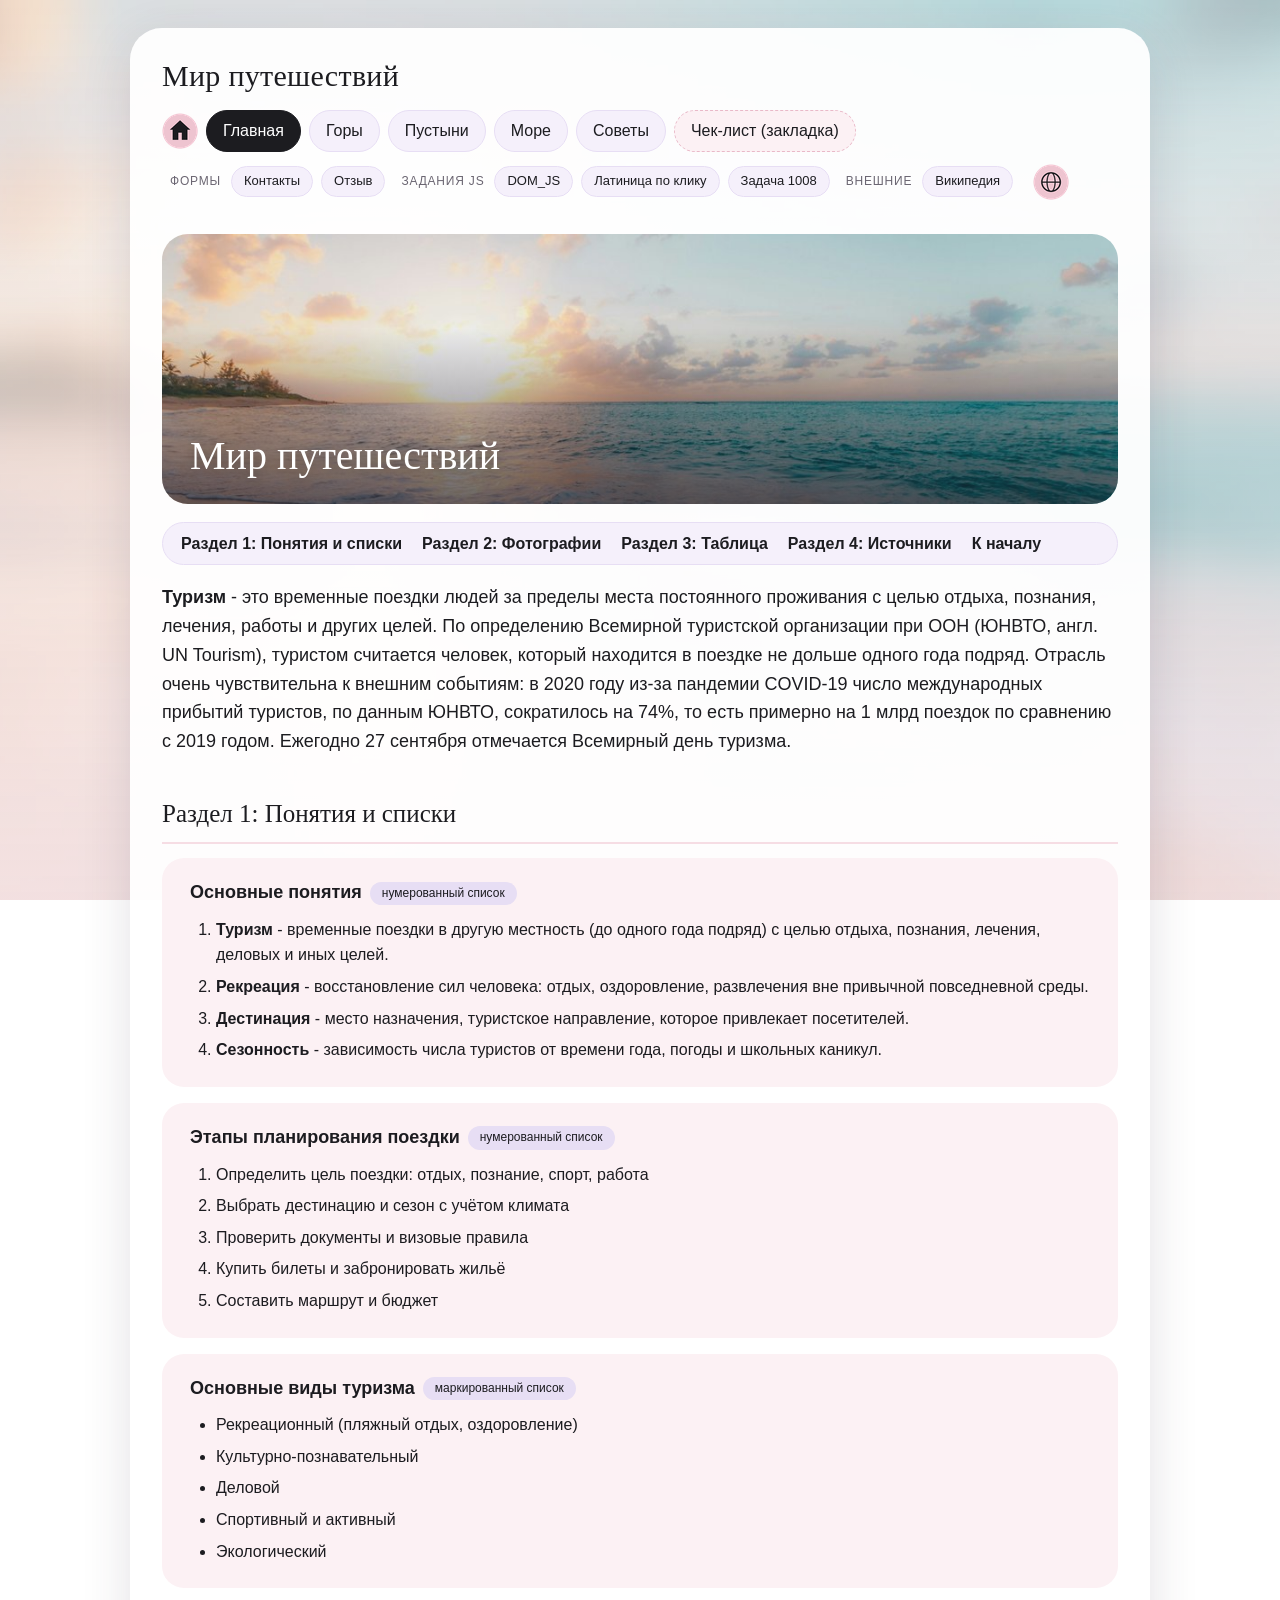
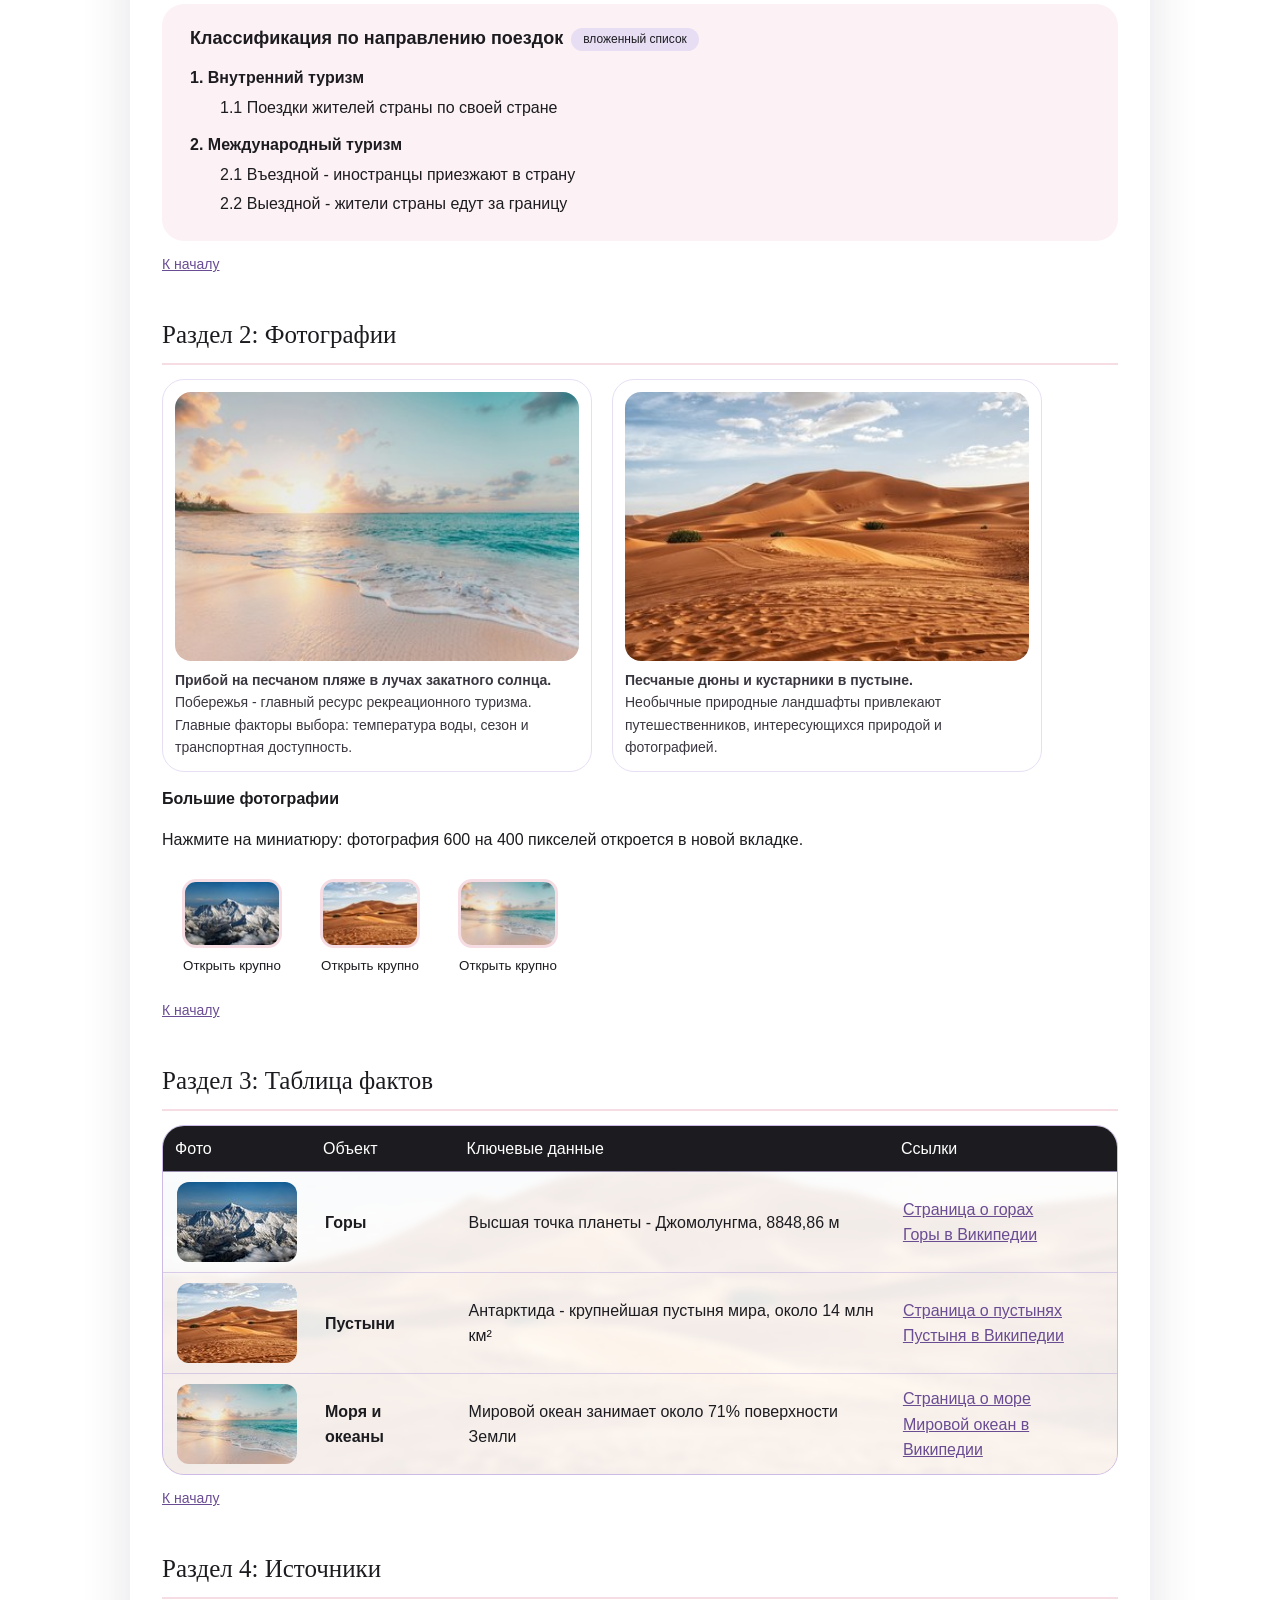
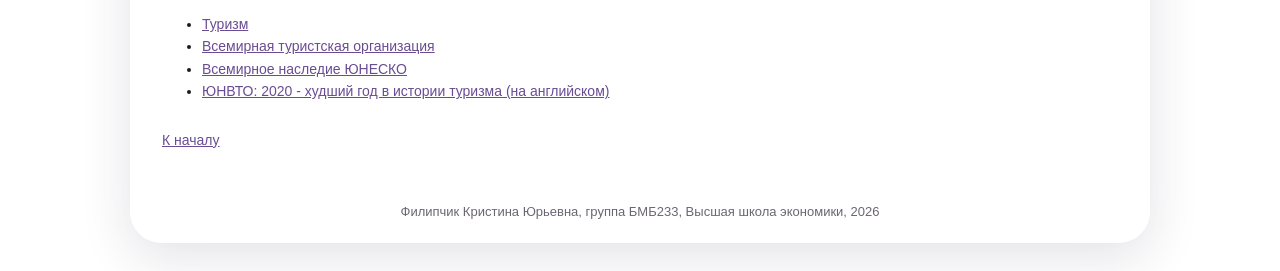
<file: index.html>
<!DOCTYPE html>
<html lang="ru">
<head>
<meta charset="utf-8">
<meta name="viewport" content="width=device-width, initial-scale=1">
<title>Мир путешествий - главная</title>
<link rel="stylesheet" href="css/style.css">
</head>
<body>
<div class="page">
<header class="site-header">
<div class="brand">Мир путешествий</div>
<nav class="main-nav">
<div class="nav-row">
<a href="index.html" class="icon-link" title="На главную"><img src="img/icon_home.png" width="36" height="36" alt="Домой"></a>
<a href="index.html" class="active">Главная</a>
<a href="mountains.html">Горы</a>
<a href="deserts.html">Пустыни</a>
<a href="sea.html">Море</a>
<a href="tips.html">Советы</a>
<a href="tips.html#section1" class="bookmark">Чек-лист (закладка)</a>
</div>
<div class="nav-row small"><span class="nav-label">Формы</span>
<a href="contacts.html">Контакты</a>
<a href="review.html">Отзыв</a>
<span class="nav-label">Задания JS</span>
<a href="dom.html">DOM_JS</a>
<a href="latin.html">Латиница по клику</a>
<a href="task.html">Задача 1008</a>
<span class="nav-label">Внешние</span>
<a href="https://ru.wikipedia.org/" target="_blank" rel="noopener">Википедия</a>
<a href="https://ru.wikipedia.org/" target="_blank" rel="noopener" class="icon-link" title="Википедия (новое окно)"><img src="img/icon_world.png" width="36" height="36" alt="Википедия"></a>
</div></nav>
</header>
<main>
<a id="top"></a>
<div class="hero"><img src="img/hero_sea.jpg" alt="Фотография: Прибой на песчаном пляже в лучах закатного солнца"><h1>Мир путешествий</h1></div>
<div class="pagenav"><a href="#section1">Раздел 1: Понятия и списки</a> <a href="#section2">Раздел 2: Фотографии</a> <a href="#section3">Раздел 3: Таблица</a> <a href="#section4">Раздел 4: Источники</a> <a href="#top">К началу</a></div>
<p class="lead"><b>Туризм</b> - это временные поездки людей за пределы места постоянного проживания с целью отдыха, познания, лечения, работы и других целей. По определению Всемирной туристской организации при ООН (ЮНВТО, англ. UN Tourism), туристом считается человек, который находится в поездке не дольше одного года подряд. Отрасль очень чувствительна к внешним событиям: в 2020 году из-за пандемии COVID-19 число международных прибытий туристов, по данным ЮНВТО, сократилось на 74%, то есть примерно на 1 млрд поездок по сравнению с 2019 годом. Ежегодно 27 сентября отмечается Всемирный день туризма.</p>
<h2 id="section1">Раздел 1: Понятия и списки</h2>
<div class="lists">
<div><h3>Основные понятия<span class="tag">нумерованный список</span></h3><ol><li><b>Туризм</b> - временные поездки в другую местность (до одного года подряд) с целью отдыха, познания, лечения, деловых и иных целей.</li><li><b>Рекреация</b> - восстановление сил человека: отдых, оздоровление, развлечения вне привычной повседневной среды.</li><li><b>Дестинация</b> - место назначения, туристское направление, которое привлекает посетителей.</li><li><b>Сезонность</b> - зависимость числа туристов от времени года, погоды и школьных каникул.</li></ol></div>
<div><h3>Этапы планирования поездки<span class="tag">нумерованный список</span></h3><ol><li>Определить цель поездки: отдых, познание, спорт, работа</li>
<li>Выбрать дестинацию и сезон с учётом климата</li>
<li>Проверить документы и визовые правила</li>
<li>Купить билеты и забронировать жильё</li>
<li>Составить маршрут и бюджет</li></ol></div>
<div><h3>Основные виды туризма<span class="tag">маркированный список</span></h3><ul><li>Рекреационный (пляжный отдых, оздоровление)</li>
<li>Культурно-познавательный</li>
<li>Деловой</li>
<li>Спортивный и активный</li>
<li>Экологический</li></ul></div>
<div><h3>Классификация по направлению поездок<span class="tag">вложенный список</span></h3><ol class="multi"><li>Внутренний туризм<ol><li>Поездки жителей страны по своей стране</li></ol></li><li>Международный туризм<ol><li>Въездной - иностранцы приезжают в страну</li>
<li>Выездной - жители страны едут за границу</li></ol></li></ol></div>
</div>
<a class="to-top" href="#top">К началу</a>
<h2 id="section2">Раздел 2: Фотографии</h2>
<div class="figures">
<figure><img src="img/pic_sea.jpg" width="360" height="240" alt="Прибой на песчаном пляже в лучах закатного солнца"><figcaption><b>Прибой на песчаном пляже в лучах закатного солнца.</b><br>Побережья - главный ресурс рекреационного туризма. Главные факторы выбора: температура воды, сезон и транспортная доступность.</figcaption></figure>
<figure><img src="img/pic_desert.jpg" width="360" height="240" alt="Песчаные дюны и кустарники в пустыне"><figcaption><b>Песчаные дюны и кустарники в пустыне.</b><br>Необычные природные ландшафты привлекают путешественников, интересующихся природой и фотографией.</figcaption></figure>
</div>
<h3>Большие фотографии</h3>
<p>Нажмите на миниатюру: фотография 600 на 400 пикселей откроется в новой вкладке.</p>
<table class="thumbs"><tr>
<td><a href="img/big_mountains.jpg" target="_blank" rel="noopener"><img src="img/thumb_mountains.jpg" width="100" alt="Миниатюра: Заснеженные горные хребты над облаками"></a><small>Открыть крупно</small></td>
<td><a href="img/big_desert.jpg" target="_blank" rel="noopener"><img src="img/thumb_desert.jpg" width="100" alt="Миниатюра: Песчаные дюны и кустарники в пустыне"></a><small>Открыть крупно</small></td>
<td><a href="img/big_sea.jpg" target="_blank" rel="noopener"><img src="img/thumb_sea.jpg" width="100" alt="Миниатюра: Прибой на песчаном пляже в лучах закатного солнца"></a><small>Открыть крупно</small></td>
</tr></table>
<a class="to-top" href="#top">К началу</a>
<h2 id="section3">Раздел 3: Таблица фактов</h2>
<div class="table-wrap"><table class="bgtable">
<tr><th>Фото</th><th>Объект</th><th>Ключевые данные</th><th>Ссылки</th></tr>
<tr><td><img src="img/cell_mountains.jpg" width="120" height="80" alt="Заснеженные горные хребты над облаками"></td><td><b>Горы</b></td><td>Высшая точка планеты - Джомолунгма, 8848,86 м</td><td><a href="mountains.html">Страница о горах</a><br><a href="https://ru.wikipedia.org/wiki/%D0%93%D0%BE%D1%80%D1%8B" target="_blank" rel="noopener">Горы в Википедии</a></td></tr>
<tr><td><img src="img/cell_desert.jpg" width="120" height="80" alt="Песчаные дюны и кустарники в пустыне"></td><td><b>Пустыни</b></td><td>Антарктида - крупнейшая пустыня мира, около 14 млн км²</td><td><a href="deserts.html">Страница о пустынях</a><br><a href="https://ru.wikipedia.org/wiki/%D0%9F%D1%83%D1%81%D1%82%D1%8B%D0%BD%D1%8F" target="_blank" rel="noopener">Пустыня в Википедии</a></td></tr>
<tr><td><img src="img/cell_sea.jpg" width="120" height="80" alt="Прибой на песчаном пляже в лучах закатного солнца"></td><td><b>Моря и океаны</b></td><td>Мировой океан занимает около 71% поверхности Земли</td><td><a href="sea.html">Страница о море</a><br><a href="https://ru.wikipedia.org/wiki/%D0%9C%D0%B8%D1%80%D0%BE%D0%B2%D0%BE%D0%B9_%D0%BE%D0%BA%D0%B5%D0%B0%D0%BD" target="_blank" rel="noopener">Мировой океан в Википедии</a></td></tr>
</table></div>
<a class="to-top" href="#top">К началу</a>
<h2 id="section4">Раздел 4: Источники</h2>
<ul class="sources"><li><a href="https://ru.wikipedia.org/wiki/%D0%A2%D1%83%D1%80%D0%B8%D0%B7%D0%BC" target="_blank" rel="noopener">Туризм</a></li><li><a href="https://ru.wikipedia.org/wiki/%D0%92%D1%81%D0%B5%D0%BC%D0%B8%D1%80%D0%BD%D0%B0%D1%8F_%D1%82%D1%83%D1%80%D0%B8%D1%81%D1%82%D1%81%D0%BA%D0%B0%D1%8F_%D0%BE%D1%80%D0%B3%D0%B0%D0%BD%D0%B8%D0%B7%D0%B0%D1%86%D0%B8%D1%8F" target="_blank" rel="noopener">Всемирная туристская организация</a></li><li><a href="https://ru.wikipedia.org/wiki/%D0%92%D1%81%D0%B5%D0%BC%D0%B8%D1%80%D0%BD%D0%BE%D0%B5_%D0%BD%D0%B0%D1%81%D0%BB%D0%B5%D0%B4%D0%B8%D0%B5" target="_blank" rel="noopener">Всемирное наследие ЮНЕСКО</a></li><li><a href="https://www.untourism.int/news/2020-worst-year-in-tourism-history-with-1-billion-fewer-international-arrivals" target="_blank" rel="noopener">ЮНВТО: 2020 - худший год в истории туризма (на английском)</a></li></ul>
<a class="to-top" href="#top">К началу</a>
</main>
<footer class="site-footer"><div>Филипчик Кристина Юрьевна, группа БМБ233, Высшая школа экономики, 2026</div></footer>
</div>
</body>
</html>
</file>
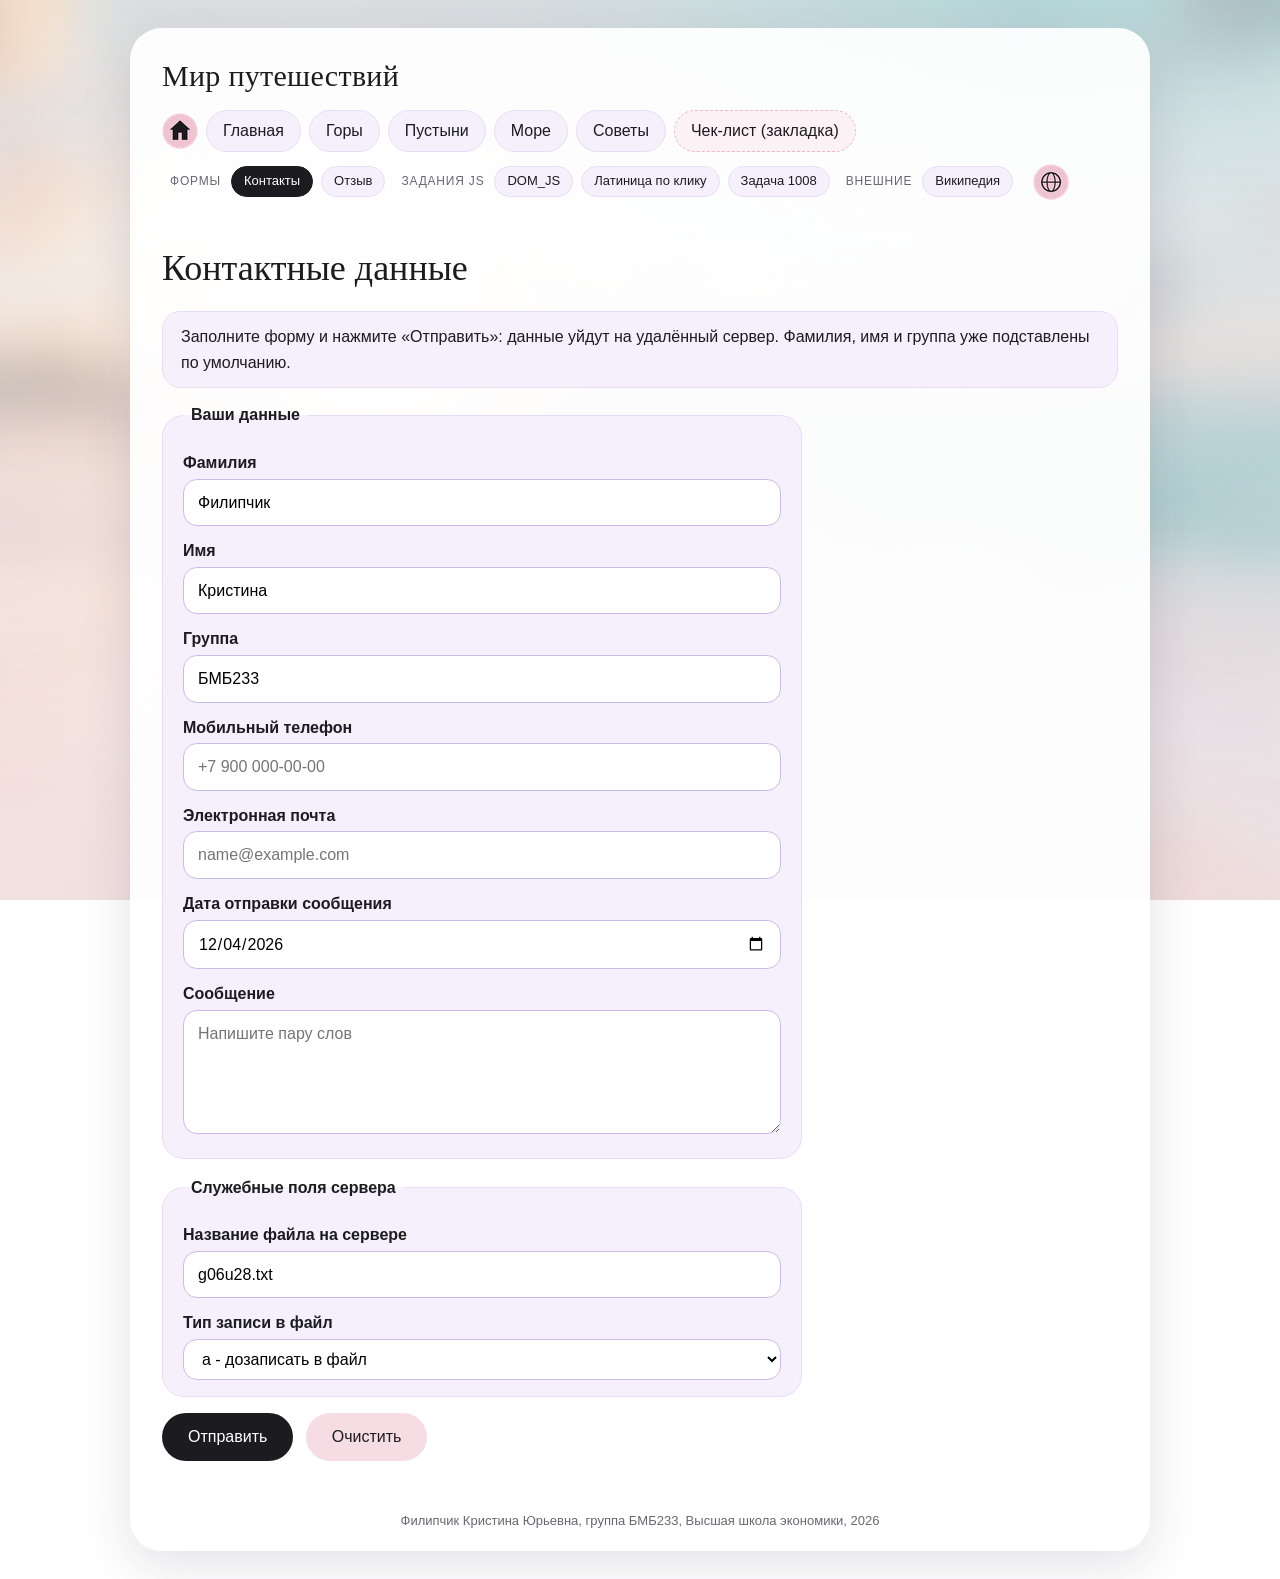
<file: contacts.html>
<!DOCTYPE html>
<html lang="ru">
<head>
<meta charset="utf-8">
<meta name="viewport" content="width=device-width, initial-scale=1">
<title>Контакты - отправка данных</title>
<link rel="stylesheet" href="css/style.css">
</head>
<body>
<div class="page">
<header class="site-header">
<div class="brand">Мир путешествий</div>
<nav class="main-nav">
<div class="nav-row">
<a href="index.html" class="icon-link" title="На главную"><img src="img/icon_home.png" width="36" height="36" alt="Домой"></a>
<a href="index.html">Главная</a>
<a href="mountains.html">Горы</a>
<a href="deserts.html">Пустыни</a>
<a href="sea.html">Море</a>
<a href="tips.html">Советы</a>
<a href="tips.html#section1" class="bookmark">Чек-лист (закладка)</a>
</div>
<div class="nav-row small"><span class="nav-label">Формы</span>
<a href="contacts.html" class="active">Контакты</a>
<a href="review.html">Отзыв</a>
<span class="nav-label">Задания JS</span>
<a href="dom.html">DOM_JS</a>
<a href="latin.html">Латиница по клику</a>
<a href="task.html">Задача 1008</a>
<span class="nav-label">Внешние</span>
<a href="https://ru.wikipedia.org/" target="_blank" rel="noopener">Википедия</a>
<a href="https://ru.wikipedia.org/" target="_blank" rel="noopener" class="icon-link" title="Википедия (новое окно)"><img src="img/icon_world.png" width="36" height="36" alt="Википедия"></a>
</div></nav>
</header>
<main>

<h1>Контактные данные</h1>
<div class="note">Заполните форму и нажмите «Отправить»: данные уйдут на удалённый сервер. Фамилия, имя и группа уже подставлены по умолчанию.</div>
<!-- Форма отправляется на сервер преподавателя: http://185.182.111.214:7633/cgi-bin/form_api.py (метод get, как в его примере). -->
<form action="http://185.182.111.214:7633/cgi-bin/form_api.py" method="get" target="_self" id="contactForm">
<input type="hidden" name="form_type" value="contacts">
<fieldset><legend>Ваши данные</legend>
<label class="field" for="surname">Фамилия</label>
<input type="text" id="surname" name="surname" value="Филипчик" required>
<label class="field" for="first_name">Имя</label>
<input type="text" id="first_name" name="first_name" value="Кристина" required>
<label class="field" for="student_group">Группа</label>
<input type="text" id="student_group" name="student_group" value="БМБ233" required>
<label class="field" for="phone">Мобильный телефон</label>
<input type="tel" id="phone" name="phone" placeholder="+7 900 000-00-00" required>
<label class="field" for="email">Электронная почта</label>
<input type="email" id="email" name="email" placeholder="name@example.com" required>
<label class="field" for="send_date">Дата отправки сообщения</label>
<input type="date" id="send_date" name="send_date" required>
<label class="field" for="message">Сообщение</label>
<textarea id="message" name="message" rows="4" placeholder="Напишите пару слов"></textarea>
</fieldset>
<fieldset><legend>Служебные поля сервера</legend>
<!-- Фрагмент из примера преподавателя: поля не перемещать, значения можно редактировать -->
<label class="field" for="file_name">Название файла на сервере</label>
<input type="text" id="file_name" name="000_file_name" value="g06u28.txt">
<label class="field" for="mode">Тип записи в файл</label>
<select id="mode" name="010_mode">
<option value="a">a - дозаписать в файл</option>
<option value="w">w - очистить файл и записать в файл</option>
</select>
<input type="hidden" name="function" value="page">
<input type="hidden" name="page_id" value="3">
</fieldset>
<input type="submit" value="Отправить">
<input type="reset" value="Очистить">
</form>
<script>
// подставляем сегодняшнюю дату по умолчанию
try {
  var d = new Date();
  var m = String(d.getMonth() + 1).padStart(2, "0");
  var day = String(d.getDate()).padStart(2, "0");
  document.getElementById("send_date").value = d.getFullYear() + "-" + m + "-" + day;
} catch (e) {}
</script>

</main>
<footer class="site-footer"><div>Филипчик Кристина Юрьевна, группа БМБ233, Высшая школа экономики, 2026</div></footer>
</div>
</body>
</html>
</file>
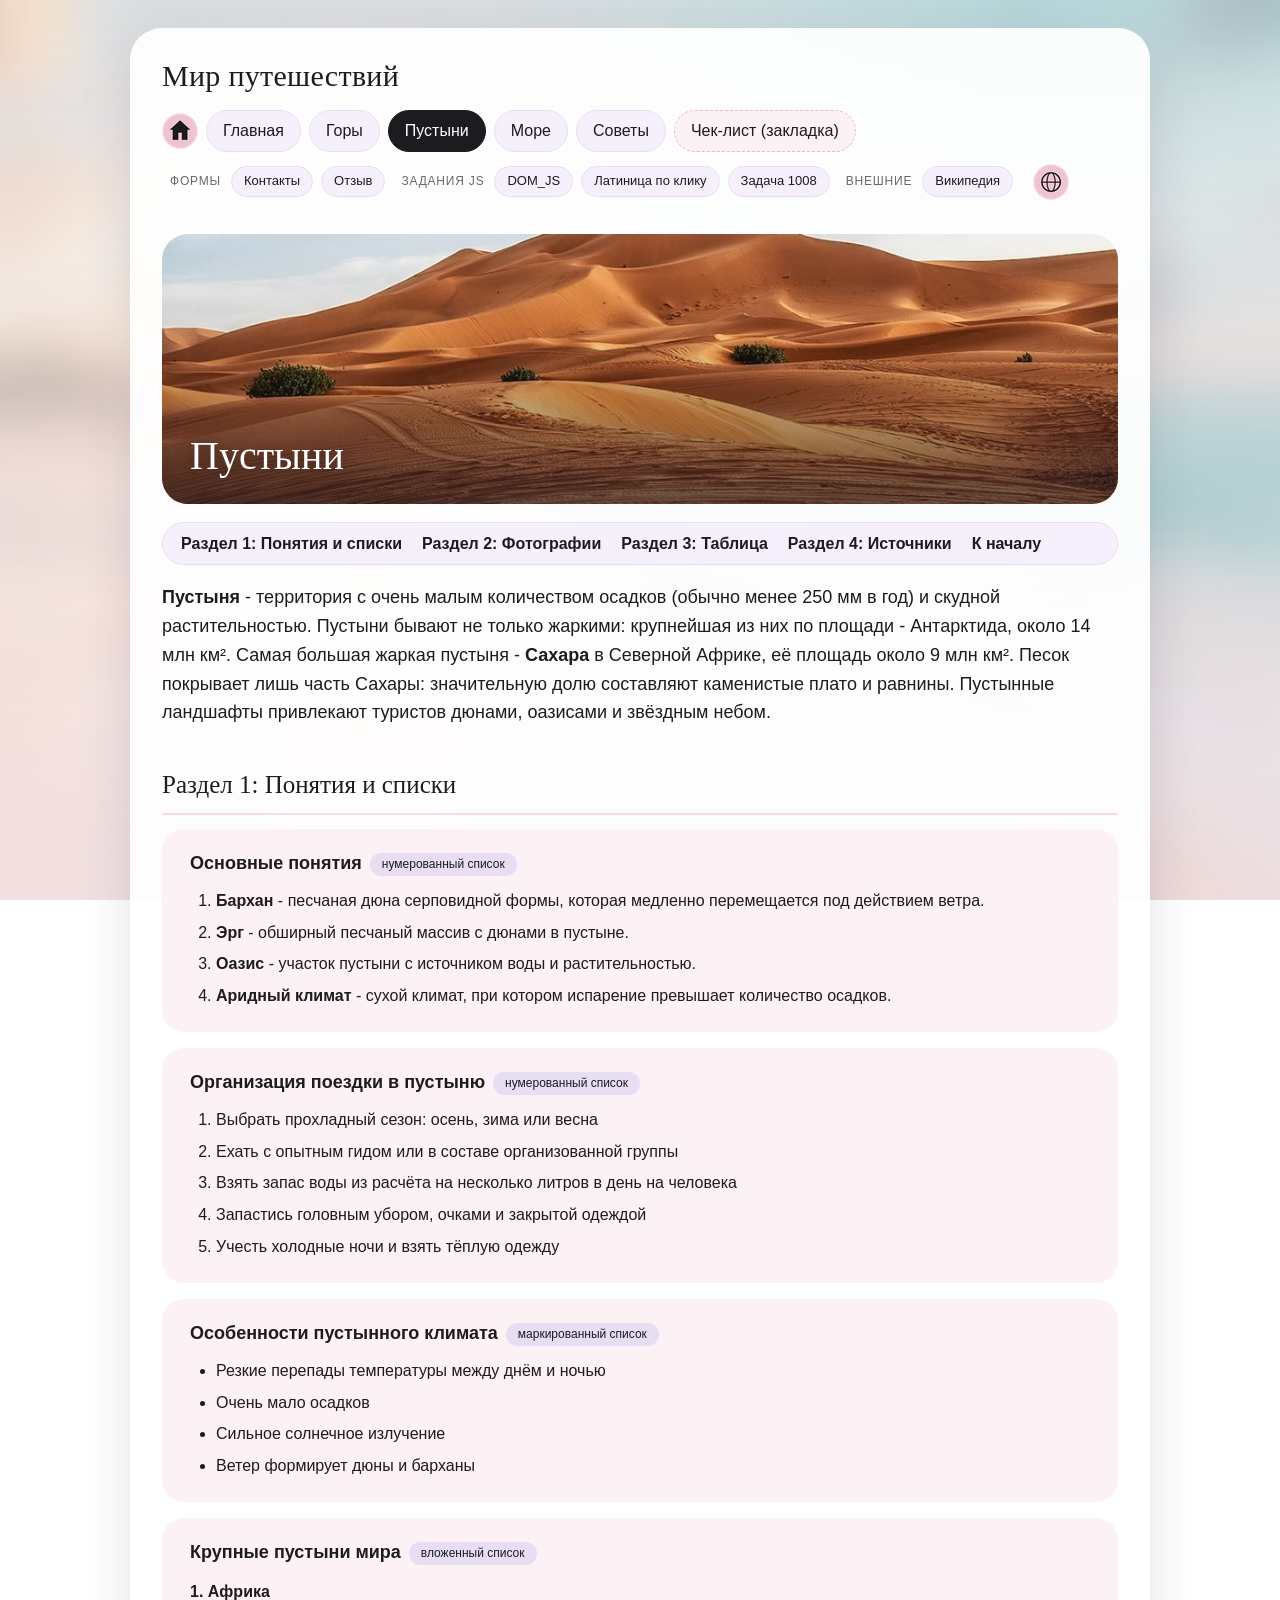
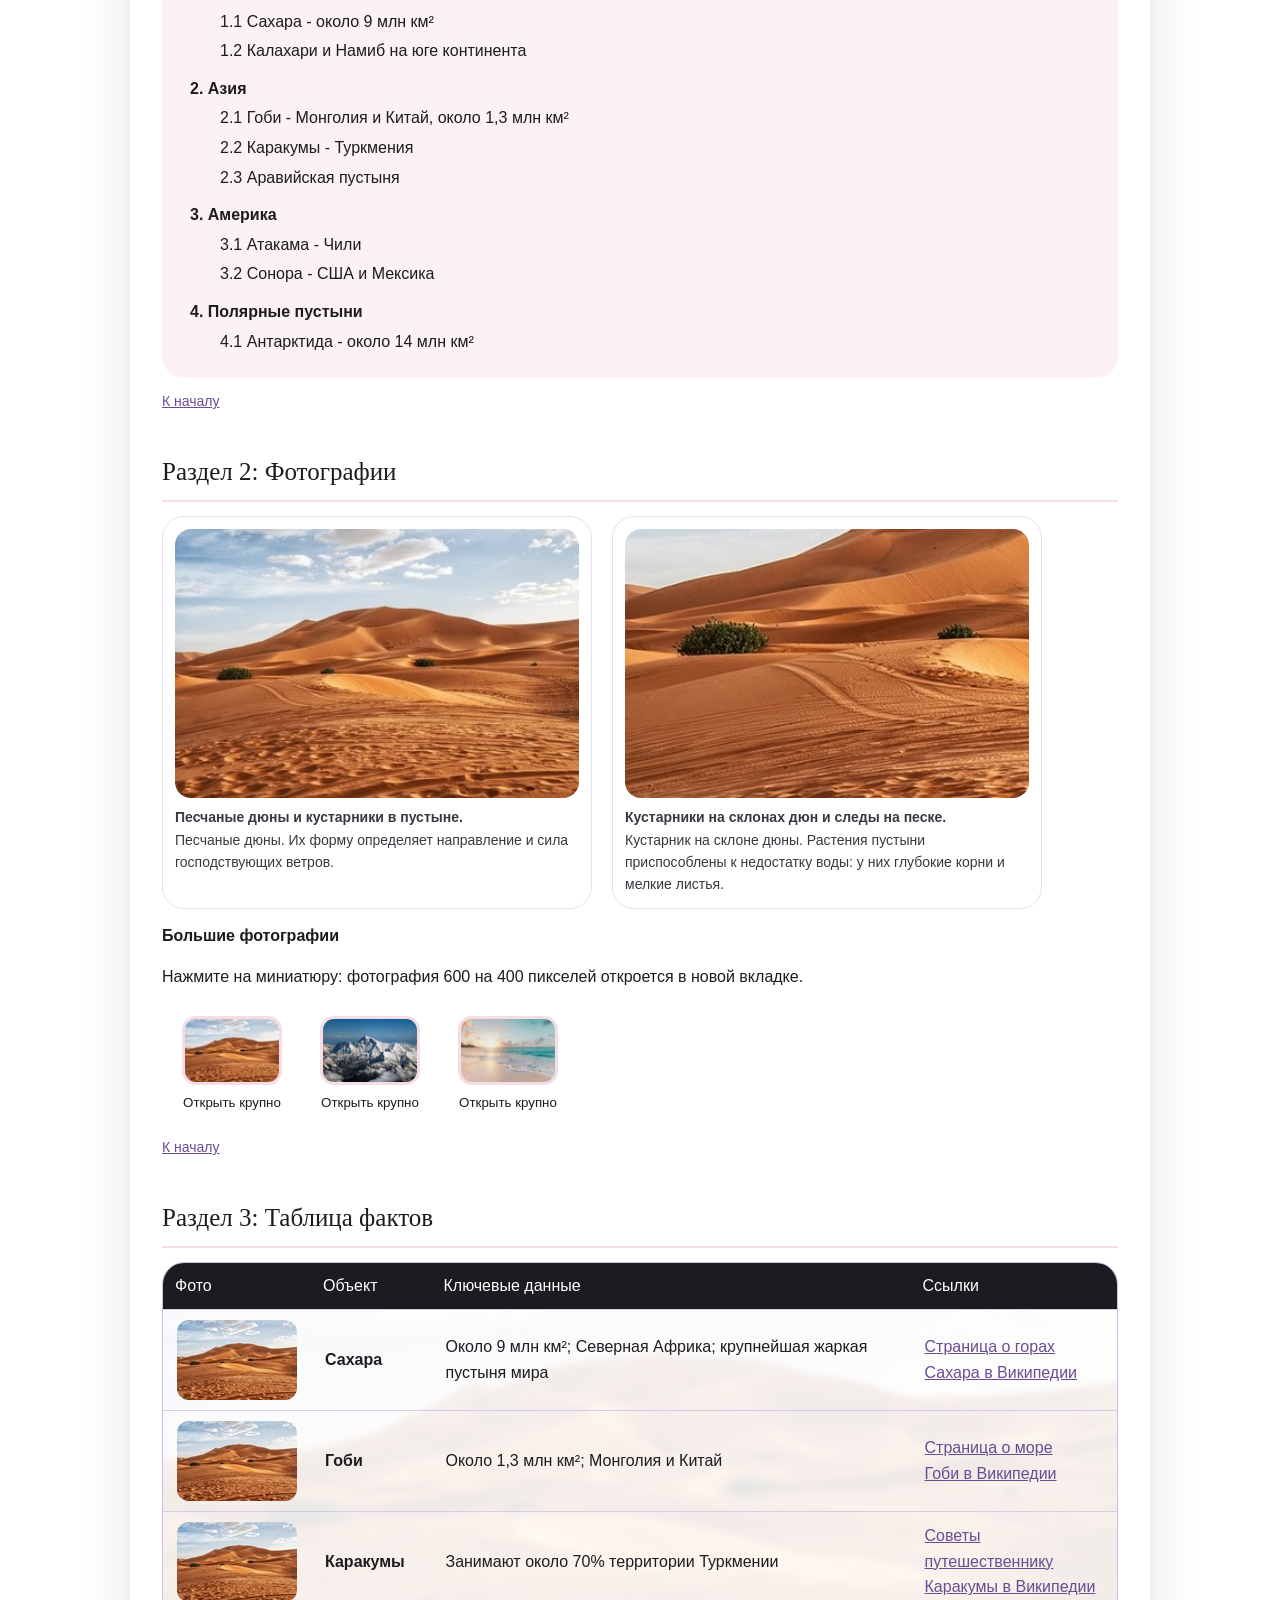
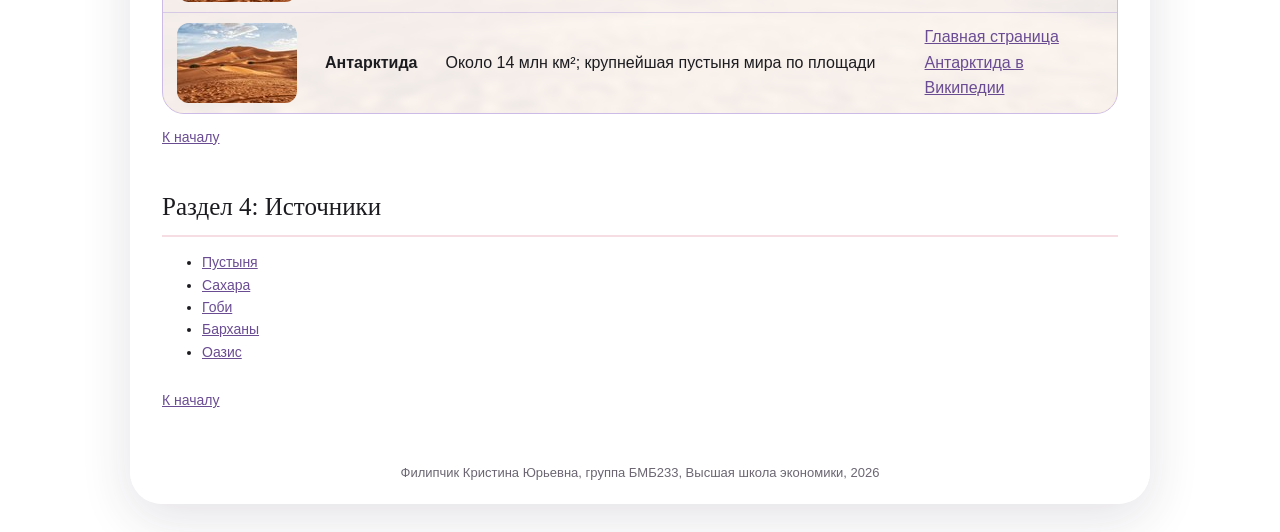
<file: deserts.html>
<!DOCTYPE html>
<html lang="ru">
<head>
<meta charset="utf-8">
<meta name="viewport" content="width=device-width, initial-scale=1">
<title>Пустыни - путешествия</title>
<link rel="stylesheet" href="css/style.css">
</head>
<body>
<div class="page">
<header class="site-header">
<div class="brand">Мир путешествий</div>
<nav class="main-nav">
<div class="nav-row">
<a href="index.html" class="icon-link" title="На главную"><img src="img/icon_home.png" width="36" height="36" alt="Домой"></a>
<a href="index.html">Главная</a>
<a href="mountains.html">Горы</a>
<a href="deserts.html" class="active">Пустыни</a>
<a href="sea.html">Море</a>
<a href="tips.html">Советы</a>
<a href="tips.html#section1" class="bookmark">Чек-лист (закладка)</a>
</div>
<div class="nav-row small"><span class="nav-label">Формы</span>
<a href="contacts.html">Контакты</a>
<a href="review.html">Отзыв</a>
<span class="nav-label">Задания JS</span>
<a href="dom.html">DOM_JS</a>
<a href="latin.html">Латиница по клику</a>
<a href="task.html">Задача 1008</a>
<span class="nav-label">Внешние</span>
<a href="https://ru.wikipedia.org/" target="_blank" rel="noopener">Википедия</a>
<a href="https://ru.wikipedia.org/" target="_blank" rel="noopener" class="icon-link" title="Википедия (новое окно)"><img src="img/icon_world.png" width="36" height="36" alt="Википедия"></a>
</div></nav>
</header>
<main>
<a id="top"></a>
<div class="hero"><img src="img/hero_desert.jpg" alt="Фотография: Песчаные дюны и кустарники в пустыне"><h1>Пустыни</h1></div>
<div class="pagenav"><a href="#section1">Раздел 1: Понятия и списки</a> <a href="#section2">Раздел 2: Фотографии</a> <a href="#section3">Раздел 3: Таблица</a> <a href="#section4">Раздел 4: Источники</a> <a href="#top">К началу</a></div>
<p class="lead"><b>Пустыня</b> - территория с очень малым количеством осадков (обычно менее 250 мм в год) и скудной растительностью. Пустыни бывают не только жаркими: крупнейшая из них по площади - Антарктида, около 14 млн км². Самая большая жаркая пустыня - <b>Сахара</b> в Северной Африке, её площадь около 9 млн км². Песок покрывает лишь часть Сахары: значительную долю составляют каменистые плато и равнины. Пустынные ландшафты привлекают туристов дюнами, оазисами и звёздным небом.</p>
<h2 id="section1">Раздел 1: Понятия и списки</h2>
<div class="lists">
<div><h3>Основные понятия<span class="tag">нумерованный список</span></h3><ol><li><b>Бархан</b> - песчаная дюна серповидной формы, которая медленно перемещается под действием ветра.</li><li><b>Эрг</b> - обширный песчаный массив с дюнами в пустыне.</li><li><b>Оазис</b> - участок пустыни с источником воды и растительностью.</li><li><b>Аридный климат</b> - сухой климат, при котором испарение превышает количество осадков.</li></ol></div>
<div><h3>Организация поездки в пустыню<span class="tag">нумерованный список</span></h3><ol><li>Выбрать прохладный сезон: осень, зима или весна</li>
<li>Ехать с опытным гидом или в составе организованной группы</li>
<li>Взять запас воды из расчёта на несколько литров в день на человека</li>
<li>Запастись головным убором, очками и закрытой одеждой</li>
<li>Учесть холодные ночи и взять тёплую одежду</li></ol></div>
<div><h3>Особенности пустынного климата<span class="tag">маркированный список</span></h3><ul><li>Резкие перепады температуры между днём и ночью</li>
<li>Очень мало осадков</li>
<li>Сильное солнечное излучение</li>
<li>Ветер формирует дюны и барханы</li></ul></div>
<div><h3>Крупные пустыни мира<span class="tag">вложенный список</span></h3><ol class="multi"><li>Африка<ol><li>Сахара - около 9 млн км²</li>
<li>Калахари и Намиб на юге континента</li></ol></li><li>Азия<ol><li>Гоби - Монголия и Китай, около 1,3 млн км²</li>
<li>Каракумы - Туркмения</li>
<li>Аравийская пустыня</li></ol></li><li>Америка<ol><li>Атакама - Чили</li>
<li>Сонора - США и Мексика</li></ol></li><li>Полярные пустыни<ol><li>Антарктида - около 14 млн км²</li></ol></li></ol></div>
</div>
<a class="to-top" href="#top">К началу</a>
<h2 id="section2">Раздел 2: Фотографии</h2>
<div class="figures">
<figure><img src="img/pic_desert.jpg" width="360" height="240" alt="Песчаные дюны и кустарники в пустыне"><figcaption><b>Песчаные дюны и кустарники в пустыне.</b><br>Песчаные дюны. Их форму определяет направление и сила господствующих ветров.</figcaption></figure>
<figure><img src="img/pic2_desert.jpg" width="360" height="240" alt="Кустарники на склонах дюн и следы на песке"><figcaption><b>Кустарники на склонах дюн и следы на песке.</b><br>Кустарник на склоне дюны. Растения пустыни приспособлены к недостатку воды: у них глубокие корни и мелкие листья.</figcaption></figure>
</div>
<h3>Большие фотографии</h3>
<p>Нажмите на миниатюру: фотография 600 на 400 пикселей откроется в новой вкладке.</p>
<table class="thumbs"><tr>
<td><a href="img/big_desert.jpg" target="_blank" rel="noopener"><img src="img/thumb_desert.jpg" width="100" alt="Миниатюра: Песчаные дюны и кустарники в пустыне"></a><small>Открыть крупно</small></td>
<td><a href="img/big_mountains.jpg" target="_blank" rel="noopener"><img src="img/thumb_mountains.jpg" width="100" alt="Миниатюра: Заснеженные горные хребты над облаками"></a><small>Открыть крупно</small></td>
<td><a href="img/big_sea.jpg" target="_blank" rel="noopener"><img src="img/thumb_sea.jpg" width="100" alt="Миниатюра: Прибой на песчаном пляже в лучах закатного солнца"></a><small>Открыть крупно</small></td>
</tr></table>
<a class="to-top" href="#top">К началу</a>
<h2 id="section3">Раздел 3: Таблица фактов</h2>
<div class="table-wrap"><table class="bgtable">
<tr><th>Фото</th><th>Объект</th><th>Ключевые данные</th><th>Ссылки</th></tr>
<tr><td><img src="img/cell_desert.jpg" width="120" height="80" alt="Песчаные дюны и кустарники в пустыне"></td><td><b>Сахара</b></td><td>Около 9 млн км²; Северная Африка; крупнейшая жаркая пустыня мира</td><td><a href="mountains.html">Страница о горах</a><br><a href="https://ru.wikipedia.org/wiki/%D0%A1%D0%B0%D1%85%D0%B0%D1%80%D0%B0" target="_blank" rel="noopener">Сахара в Википедии</a></td></tr>
<tr><td><img src="img/cell_desert.jpg" width="120" height="80" alt="Песчаные дюны и кустарники в пустыне"></td><td><b>Гоби</b></td><td>Около 1,3 млн км²; Монголия и Китай</td><td><a href="sea.html">Страница о море</a><br><a href="https://ru.wikipedia.org/wiki/%D0%93%D0%BE%D0%B1%D0%B8" target="_blank" rel="noopener">Гоби в Википедии</a></td></tr>
<tr><td><img src="img/cell_desert.jpg" width="120" height="80" alt="Песчаные дюны и кустарники в пустыне"></td><td><b>Каракумы</b></td><td>Занимают около 70% территории Туркмении</td><td><a href="tips.html">Советы путешественнику</a><br><a href="https://ru.wikipedia.org/wiki/%D0%9A%D0%B0%D1%80%D0%B0%D0%BA%D1%83%D0%BC%D1%8B" target="_blank" rel="noopener">Каракумы в Википедии</a></td></tr>
<tr><td><img src="img/cell_desert.jpg" width="120" height="80" alt="Песчаные дюны и кустарники в пустыне"></td><td><b>Антарктида</b></td><td>Около 14 млн км²; крупнейшая пустыня мира по площади</td><td><a href="index.html">Главная страница</a><br><a href="https://ru.wikipedia.org/wiki/%D0%90%D0%BD%D1%82%D0%B0%D1%80%D0%BA%D1%82%D0%B8%D0%B4%D0%B0" target="_blank" rel="noopener">Антарктида в Википедии</a></td></tr>
</table></div>
<a class="to-top" href="#top">К началу</a>
<h2 id="section4">Раздел 4: Источники</h2>
<ul class="sources"><li><a href="https://ru.wikipedia.org/wiki/%D0%9F%D1%83%D1%81%D1%82%D1%8B%D0%BD%D1%8F" target="_blank" rel="noopener">Пустыня</a></li><li><a href="https://ru.wikipedia.org/wiki/%D0%A1%D0%B0%D1%85%D0%B0%D1%80%D0%B0" target="_blank" rel="noopener">Сахара</a></li><li><a href="https://ru.wikipedia.org/wiki/%D0%93%D0%BE%D0%B1%D0%B8" target="_blank" rel="noopener">Гоби</a></li><li><a href="https://ru.wikipedia.org/wiki/%D0%91%D0%B0%D1%80%D1%85%D0%B0%D0%BD" target="_blank" rel="noopener">Барханы</a></li><li><a href="https://ru.wikipedia.org/wiki/%D0%9E%D0%B0%D0%B7%D0%B8%D1%81" target="_blank" rel="noopener">Оазис</a></li></ul>
<a class="to-top" href="#top">К началу</a>
</main>
<footer class="site-footer"><div>Филипчик Кристина Юрьевна, группа БМБ233, Высшая школа экономики, 2026</div></footer>
</div>
</body>
</html>
</file>
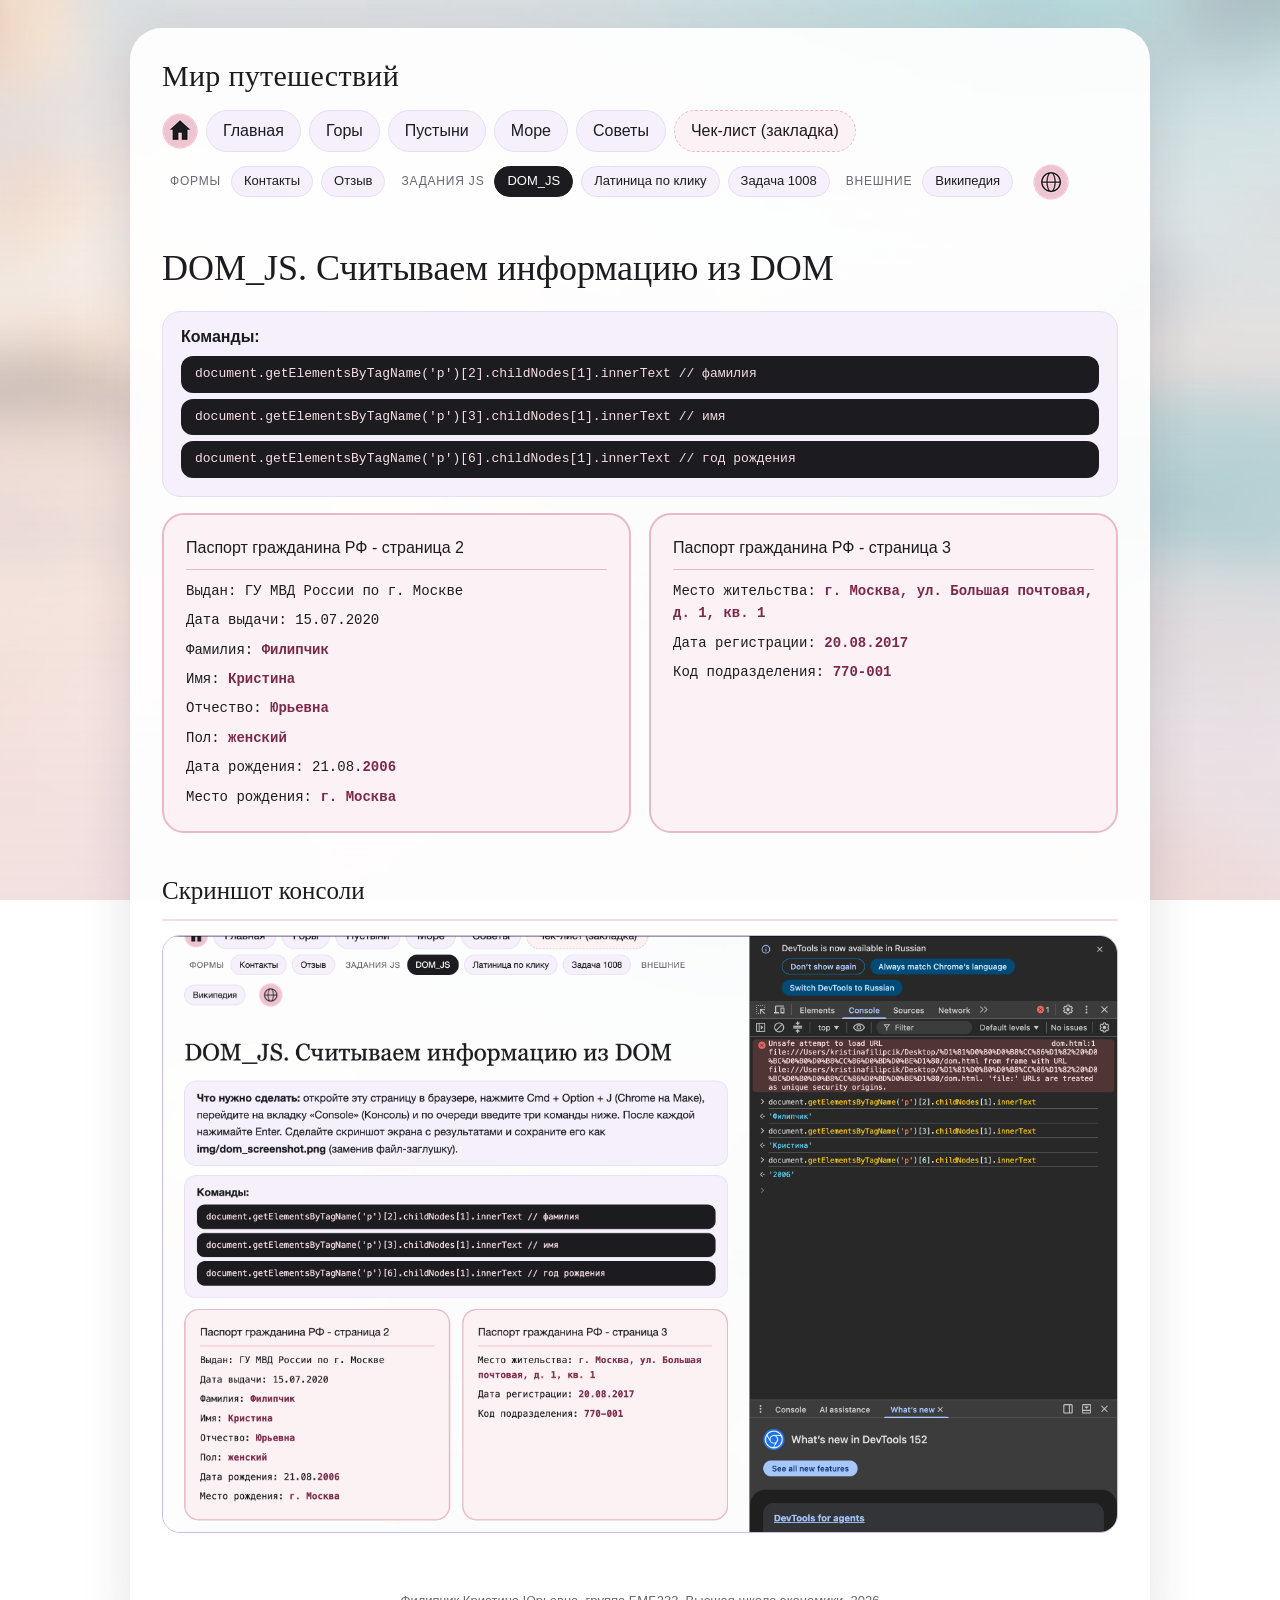
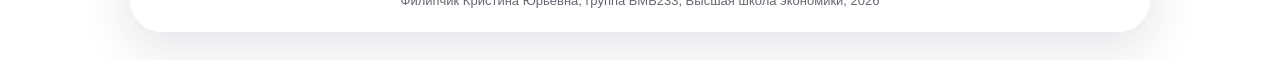
<file: dom.html>
<!DOCTYPE html>
<html lang="ru">
<head>
<meta charset="utf-8">
<meta name="viewport" content="width=device-width, initial-scale=1">
<title>DOM_JS. Считываем информацию из DOM</title>
<link rel="stylesheet" href="css/style.css">
</head>
<body>
<div class="page">
<header class="site-header">
<div class="brand">Мир путешествий</div>
<nav class="main-nav">
<div class="nav-row">
<a href="index.html" class="icon-link" title="На главную"><img src="img/icon_home.png" width="36" height="36" alt="Домой"></a>
<a href="index.html">Главная</a>
<a href="mountains.html">Горы</a>
<a href="deserts.html">Пустыни</a>
<a href="sea.html">Море</a>
<a href="tips.html">Советы</a>
<a href="tips.html#section1" class="bookmark">Чек-лист (закладка)</a>
</div>
<div class="nav-row small"><span class="nav-label">Формы</span>
<a href="contacts.html">Контакты</a>
<a href="review.html">Отзыв</a>
<span class="nav-label">Задания JS</span>
<a href="dom.html" class="active">DOM_JS</a>
<a href="latin.html">Латиница по клику</a>
<a href="task.html">Задача 1008</a>
<span class="nav-label">Внешние</span>
<a href="https://ru.wikipedia.org/" target="_blank" rel="noopener">Википедия</a>
<a href="https://ru.wikipedia.org/" target="_blank" rel="noopener" class="icon-link" title="Википедия (новое окно)"><img src="img/icon_world.png" width="36" height="36" alt="Википедия"></a>
</div></nav>
</header>
<main>

<h1>DOM_JS. Считываем информацию из DOM</h1>
<div class="note">
<b>Команды:</b>
<span class="cmd">document.getElementsByTagName('p')[2].childNodes[1].innerText   // фамилия</span>
<span class="cmd">document.getElementsByTagName('p')[3].childNodes[1].innerText   // имя</span>
<span class="cmd">document.getElementsByTagName('p')[6].childNodes[1].innerText   // год рождения</span>
</div>

<div class="passport">
<div class="pg">
<h2>Паспорт гражданина РФ - страница 2</h2>
<p>Выдан: ГУ МВД России по г. Москве</p>
<p>Дата выдачи: 15.07.2020</p>
<p>Фамилия: <b>Филипчик</b></p>
<p>Имя: <b>Кристина</b></p>
<p>Отчество: <b>Юрьевна</b></p>
<p>Пол: <b>женский</b></p>
<p>Дата рождения: 21.08.<b>2006</b></p>
<p>Место рождения: <b>г. Москва</b></p>
</div>
<div class="pg">
<h2>Паспорт гражданина РФ - страница 3</h2>
<p>Место жительства: <b>г. Москва, ул. Большая почтовая, д. 1, кв. 1</b></p>
<p>Дата регистрации: <b>20.08.2017</b></p>
<p>Код подразделения: <b>770-001</b></p>
</div>
</div>

<h2>Скриншот консоли</h2>
<div class="shot"><img src="img/dom_screenshot.png" alt="Скриншот консоли браузера с результатами команд"></div>

</main>
<footer class="site-footer"><div>Филипчик Кристина Юрьевна, группа БМБ233, Высшая школа экономики, 2026</div></footer>
</div>
</body>
</html>
</file>
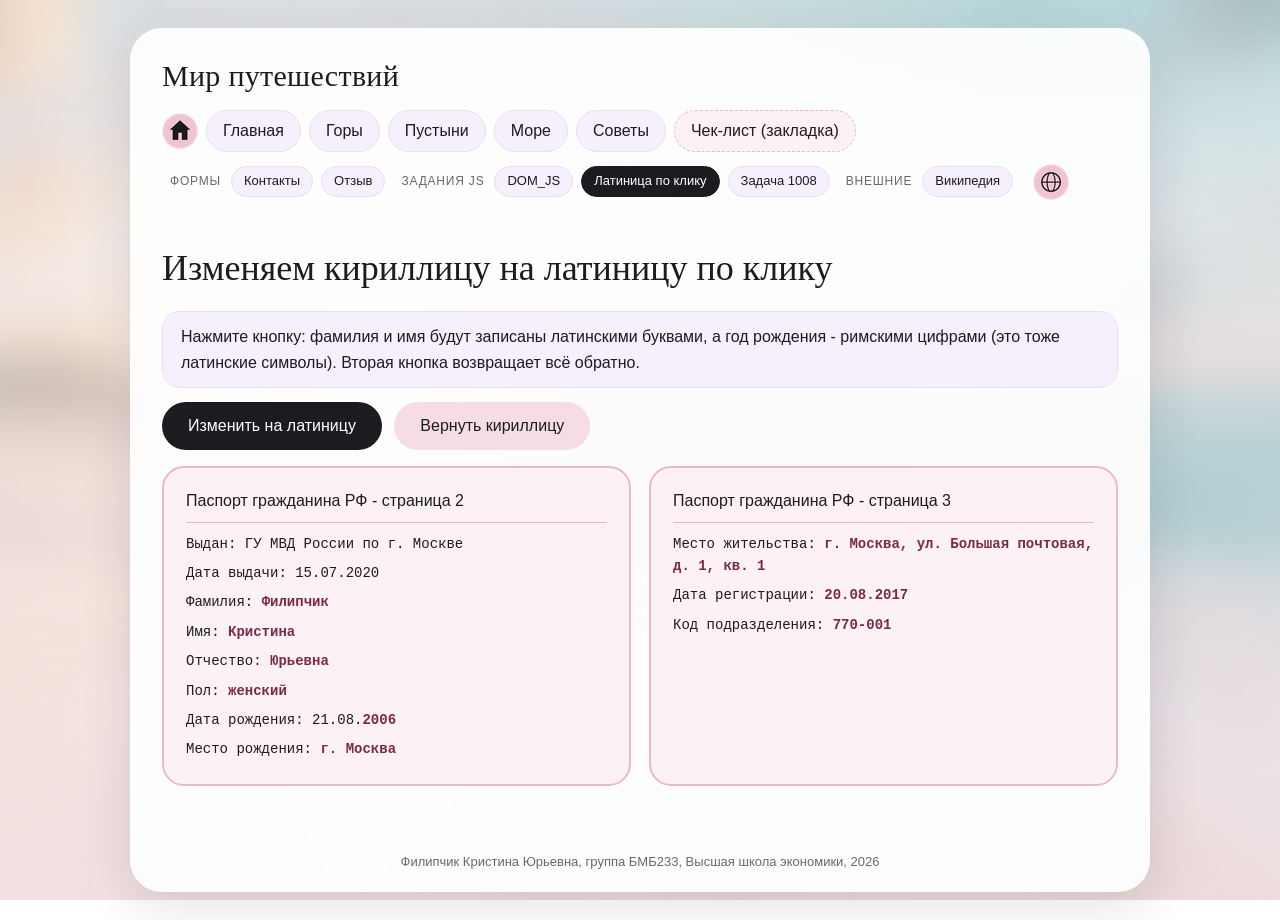
<file: latin.html>
<!DOCTYPE html>
<html lang="ru">
<head>
<meta charset="utf-8">
<meta name="viewport" content="width=device-width, initial-scale=1">
<title>Изменяем кириллицу на латиницу по клику</title>
<link rel="stylesheet" href="css/style.css">
</head>
<body>
<div class="page">
<header class="site-header">
<div class="brand">Мир путешествий</div>
<nav class="main-nav">
<div class="nav-row">
<a href="index.html" class="icon-link" title="На главную"><img src="img/icon_home.png" width="36" height="36" alt="Домой"></a>
<a href="index.html">Главная</a>
<a href="mountains.html">Горы</a>
<a href="deserts.html">Пустыни</a>
<a href="sea.html">Море</a>
<a href="tips.html">Советы</a>
<a href="tips.html#section1" class="bookmark">Чек-лист (закладка)</a>
</div>
<div class="nav-row small"><span class="nav-label">Формы</span>
<a href="contacts.html">Контакты</a>
<a href="review.html">Отзыв</a>
<span class="nav-label">Задания JS</span>
<a href="dom.html">DOM_JS</a>
<a href="latin.html" class="active">Латиница по клику</a>
<a href="task.html">Задача 1008</a>
<span class="nav-label">Внешние</span>
<a href="https://ru.wikipedia.org/" target="_blank" rel="noopener">Википедия</a>
<a href="https://ru.wikipedia.org/" target="_blank" rel="noopener" class="icon-link" title="Википедия (новое окно)"><img src="img/icon_world.png" width="36" height="36" alt="Википедия"></a>
</div></nav>
</header>
<main>

<h1>Изменяем кириллицу на латиницу по клику</h1>
<div class="note">Нажмите кнопку: фамилия и имя будут записаны латинскими буквами, а год рождения - римскими цифрами (это тоже латинские символы). Вторая кнопка возвращает всё обратно.</div>
<div>
<button type="button" onclick="toLatin()">Изменить на латиницу</button>
<button type="button" class="secondary" onclick="toCyrillic()">Вернуть кириллицу</button>
</div>

<div class="passport">
<div class="pg">
<h2>Паспорт гражданина РФ - страница 2</h2>
<p>Выдан: ГУ МВД России по г. Москве</p>
<p>Дата выдачи: 15.07.2020</p>
<p>Фамилия: <b id="fam">Филипчик</b></p>
<p>Имя: <b id="imya">Кристина</b></p>
<p>Отчество: <b>Юрьевна</b></p>
<p>Пол: <b>женский</b></p>
<p>Дата рождения: 21.08.<b id="year">2006</b></p>
<p>Место рождения: <b>г. Москва</b></p>
</div>
<div class="pg">
<h2>Паспорт гражданина РФ - страница 3</h2>
<p>Место жительства: <b>г. Москва, ул. Большая почтовая, д. 1, кв. 1</b></p>
<p>Дата регистрации: <b>20.08.2017</b></p>
<p>Код подразделения: <b>770-001</b></p>
</div>
</div>

<script>
var MAP = {"а":"a","б":"b","в":"v","г":"g","д":"d","е":"e","ё":"e","ж":"zh","з":"z","и":"i","й":"y","к":"k","л":"l","м":"m","н":"n","о":"o","п":"p","р":"r","с":"s","т":"t","у":"u","ф":"f","х":"kh","ц":"ts","ч":"ch","ш":"sh","щ":"shch","ъ":"","ы":"y","ь":"","э":"e","ю":"yu","я":"ya"};

function translit(text) {
  var result = "";
  for (var i = 0; i < text.length; i++) {
    var ch = text[i];
    var low = ch.toLowerCase();
    if (MAP.hasOwnProperty(low)) {
      var lat = MAP[low];
      if (ch !== low && lat.length > 0) { lat = lat.charAt(0).toUpperCase() + lat.slice(1); }
      result += lat;
    } else {
      result += ch;
    }
  }
  return result;
}

function toRoman(n) {
  var vals = [1000, 900, 500, 400, 100, 90, 50, 40, 10, 9, 5, 4, 1];
  var syms = ["M", "CM", "D", "CD", "C", "XC", "L", "XL", "X", "IX", "V", "IV", "I"];
  var out = "";
  for (var i = 0; i < vals.length; i++) {
    while (n >= vals[i]) { out += syms[i]; n -= vals[i]; }
  }
  return out;
}

var original = {};
var ids = ["fam", "imya", "year"];

function saveOriginal() {
  for (var i = 0; i < ids.length; i++) {
    original[ids[i]] = document.getElementById(ids[i]).textContent;
  }
}

function toLatin() {
  document.getElementById("fam").textContent = translit(original.fam);
  document.getElementById("imya").textContent = translit(original.imya);
  document.getElementById("year").textContent = toRoman(parseInt(original.year, 10));
}

function toCyrillic() {
  for (var i = 0; i < ids.length; i++) {
    document.getElementById(ids[i]).textContent = original[ids[i]];
  }
}

window.onload = saveOriginal;
</script>

</main>
<footer class="site-footer"><div>Филипчик Кристина Юрьевна, группа БМБ233, Высшая школа экономики, 2026</div></footer>
</div>
</body>
</html>
</file>
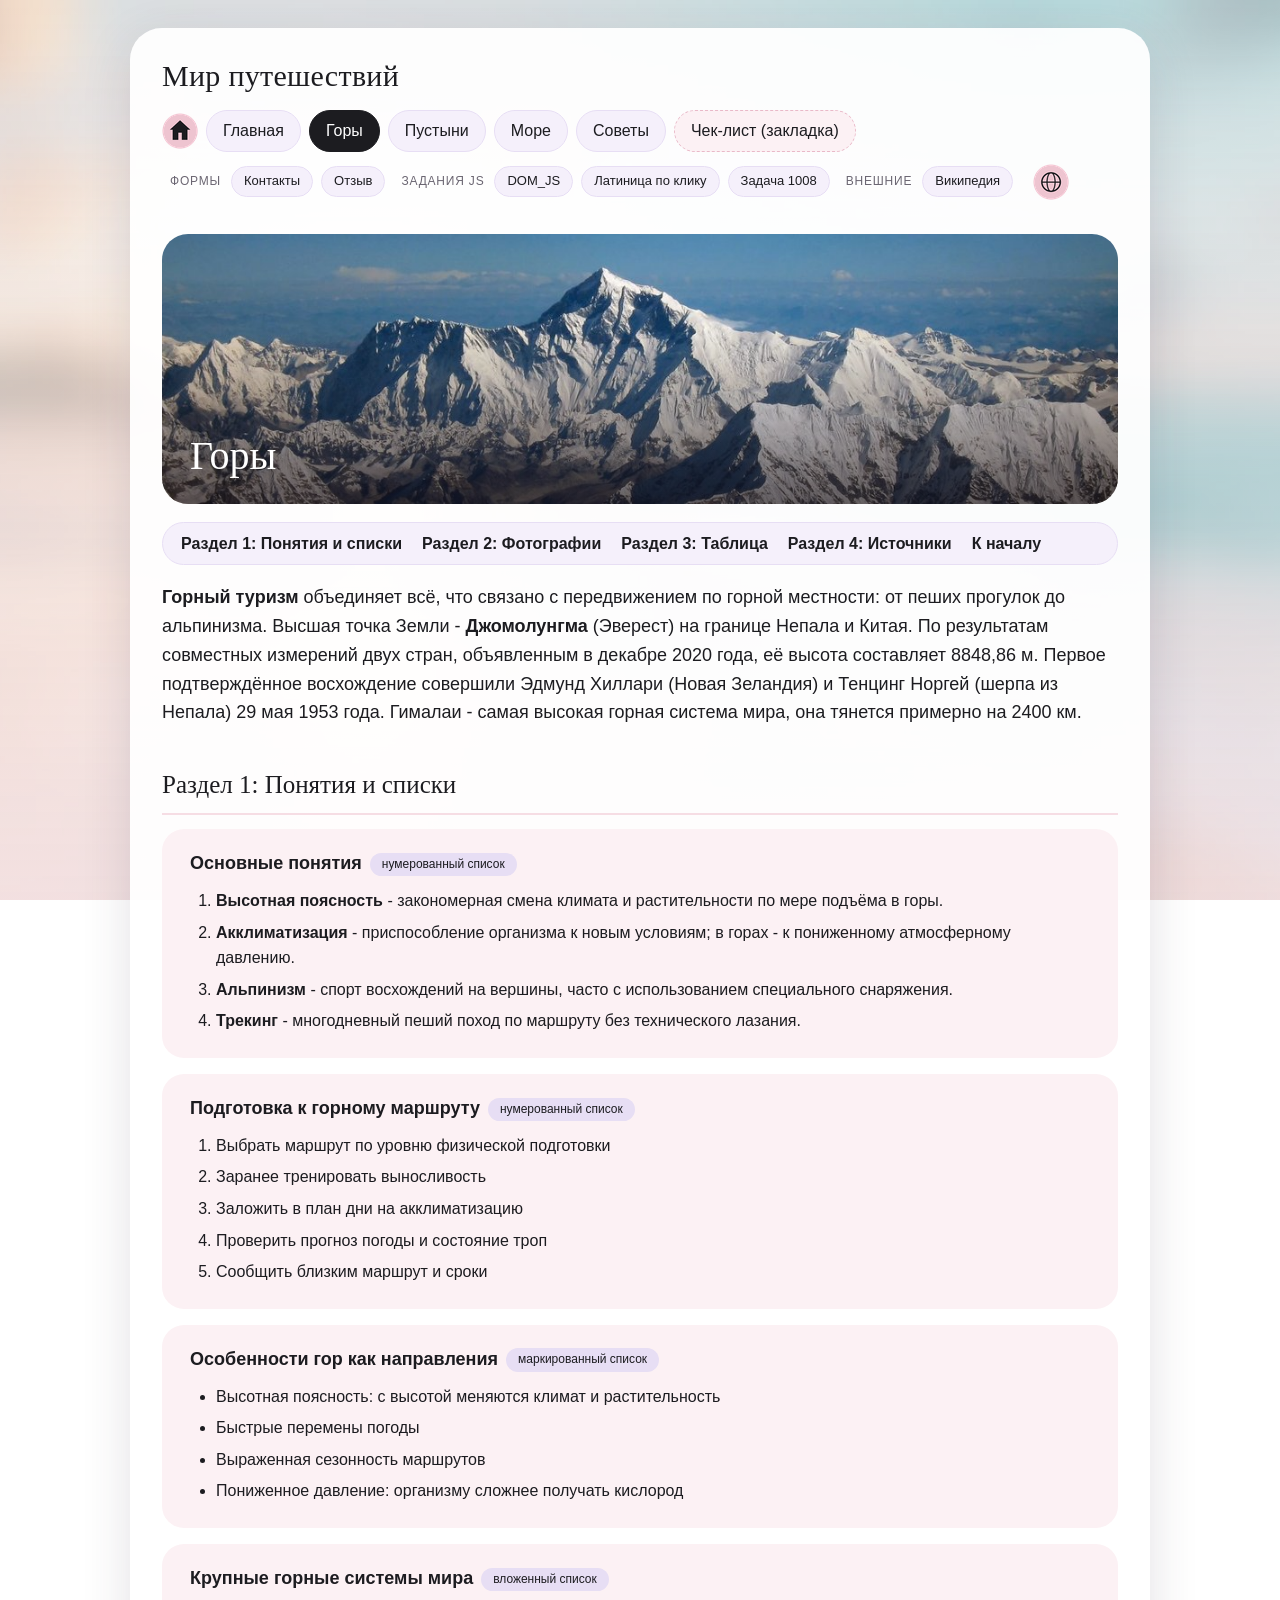
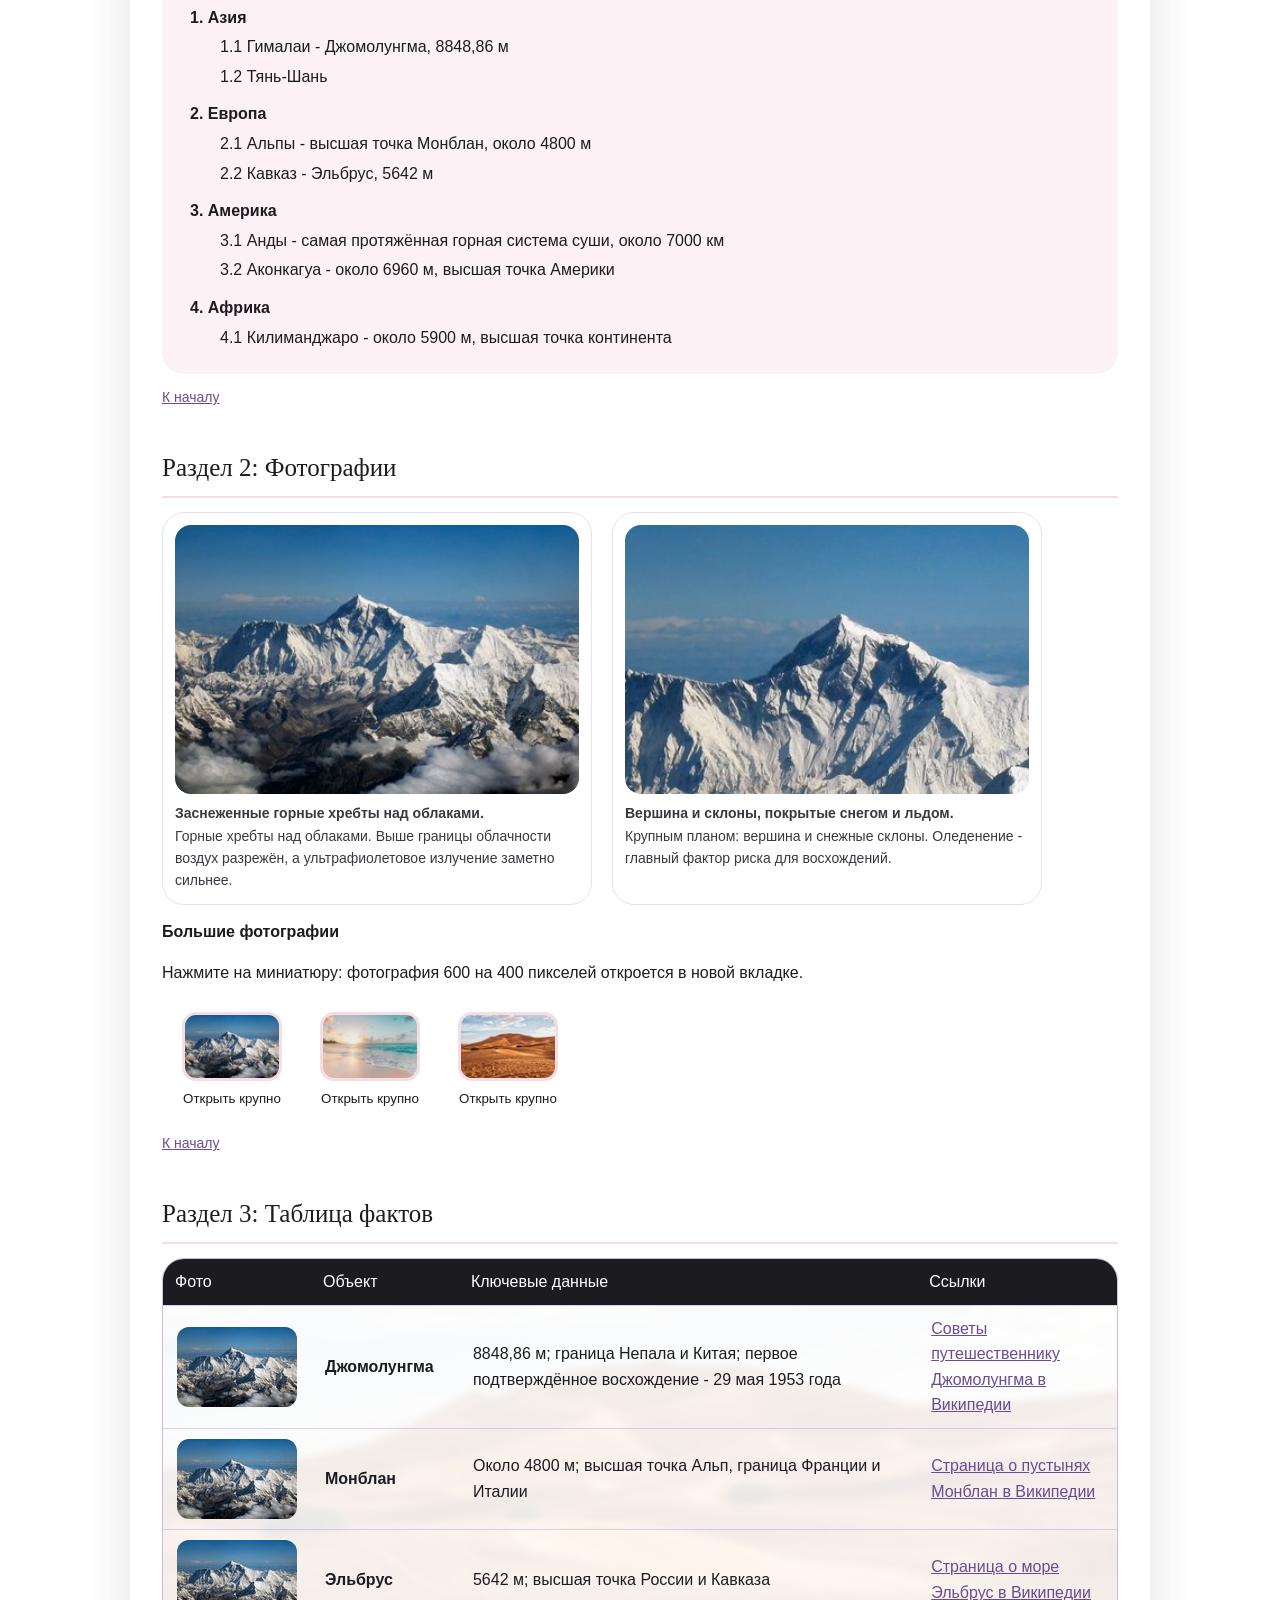
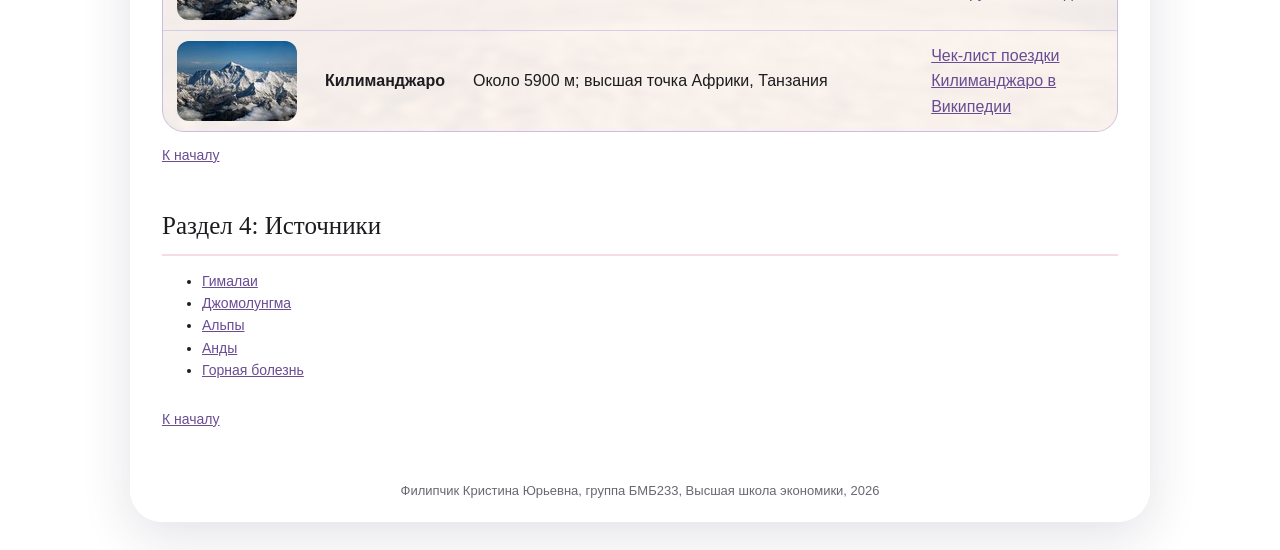
<file: mountains.html>
<!DOCTYPE html>
<html lang="ru">
<head>
<meta charset="utf-8">
<meta name="viewport" content="width=device-width, initial-scale=1">
<title>Горы - путешествия</title>
<link rel="stylesheet" href="css/style.css">
</head>
<body>
<div class="page">
<header class="site-header">
<div class="brand">Мир путешествий</div>
<nav class="main-nav">
<div class="nav-row">
<a href="index.html" class="icon-link" title="На главную"><img src="img/icon_home.png" width="36" height="36" alt="Домой"></a>
<a href="index.html">Главная</a>
<a href="mountains.html" class="active">Горы</a>
<a href="deserts.html">Пустыни</a>
<a href="sea.html">Море</a>
<a href="tips.html">Советы</a>
<a href="tips.html#section1" class="bookmark">Чек-лист (закладка)</a>
</div>
<div class="nav-row small"><span class="nav-label">Формы</span>
<a href="contacts.html">Контакты</a>
<a href="review.html">Отзыв</a>
<span class="nav-label">Задания JS</span>
<a href="dom.html">DOM_JS</a>
<a href="latin.html">Латиница по клику</a>
<a href="task.html">Задача 1008</a>
<span class="nav-label">Внешние</span>
<a href="https://ru.wikipedia.org/" target="_blank" rel="noopener">Википедия</a>
<a href="https://ru.wikipedia.org/" target="_blank" rel="noopener" class="icon-link" title="Википедия (новое окно)"><img src="img/icon_world.png" width="36" height="36" alt="Википедия"></a>
</div></nav>
</header>
<main>
<a id="top"></a>
<div class="hero"><img src="img/hero_mountains.jpg" alt="Фотография: Заснеженные горные хребты над облаками"><h1>Горы</h1></div>
<div class="pagenav"><a href="#section1">Раздел 1: Понятия и списки</a> <a href="#section2">Раздел 2: Фотографии</a> <a href="#section3">Раздел 3: Таблица</a> <a href="#section4">Раздел 4: Источники</a> <a href="#top">К началу</a></div>
<p class="lead"><b>Горный туризм</b> объединяет всё, что связано с передвижением по горной местности: от пеших прогулок до альпинизма. Высшая точка Земли - <b>Джомолунгма</b> (Эверест) на границе Непала и Китая. По результатам совместных измерений двух стран, объявленным в декабре 2020 года, её высота составляет 8848,86 м. Первое подтверждённое восхождение совершили Эдмунд Хиллари (Новая Зеландия) и Тенцинг Норгей (шерпа из Непала) 29 мая 1953 года. Гималаи - самая высокая горная система мира, она тянется примерно на 2400 км.</p>
<h2 id="section1">Раздел 1: Понятия и списки</h2>
<div class="lists">
<div><h3>Основные понятия<span class="tag">нумерованный список</span></h3><ol><li><b>Высотная поясность</b> - закономерная смена климата и растительности по мере подъёма в горы.</li><li><b>Акклиматизация</b> - приспособление организма к новым условиям; в горах - к пониженному атмосферному давлению.</li><li><b>Альпинизм</b> - спорт восхождений на вершины, часто с использованием специального снаряжения.</li><li><b>Трекинг</b> - многодневный пеший поход по маршруту без технического лазания.</li></ol></div>
<div><h3>Подготовка к горному маршруту<span class="tag">нумерованный список</span></h3><ol><li>Выбрать маршрут по уровню физической подготовки</li>
<li>Заранее тренировать выносливость</li>
<li>Заложить в план дни на акклиматизацию</li>
<li>Проверить прогноз погоды и состояние троп</li>
<li>Сообщить близким маршрут и сроки</li></ol></div>
<div><h3>Особенности гор как направления<span class="tag">маркированный список</span></h3><ul><li>Высотная поясность: с высотой меняются климат и растительность</li>
<li>Быстрые перемены погоды</li>
<li>Выраженная сезонность маршрутов</li>
<li>Пониженное давление: организму сложнее получать кислород</li></ul></div>
<div><h3>Крупные горные системы мира<span class="tag">вложенный список</span></h3><ol class="multi"><li>Азия<ol><li>Гималаи - Джомолунгма, 8848,86 м</li>
<li>Тянь-Шань</li></ol></li><li>Европа<ol><li>Альпы - высшая точка Монблан, около 4800 м</li>
<li>Кавказ - Эльбрус, 5642 м</li></ol></li><li>Америка<ol><li>Анды - самая протяжённая горная система суши, около 7000 км</li>
<li>Аконкагуа - около 6960 м, высшая точка Америки</li></ol></li><li>Африка<ol><li>Килиманджаро - около 5900 м, высшая точка континента</li></ol></li></ol></div>
</div>
<a class="to-top" href="#top">К началу</a>
<h2 id="section2">Раздел 2: Фотографии</h2>
<div class="figures">
<figure><img src="img/pic_mountains.jpg" width="360" height="240" alt="Заснеженные горные хребты над облаками"><figcaption><b>Заснеженные горные хребты над облаками.</b><br>Горные хребты над облаками. Выше границы облачности воздух разрежён, а ультрафиолетовое излучение заметно сильнее.</figcaption></figure>
<figure><img src="img/pic2_mountains.jpg" width="360" height="240" alt="Вершина и склоны, покрытые снегом и льдом"><figcaption><b>Вершина и склоны, покрытые снегом и льдом.</b><br>Крупным планом: вершина и снежные склоны. Оледенение - главный фактор риска для восхождений.</figcaption></figure>
</div>
<h3>Большие фотографии</h3>
<p>Нажмите на миниатюру: фотография 600 на 400 пикселей откроется в новой вкладке.</p>
<table class="thumbs"><tr>
<td><a href="img/big_mountains.jpg" target="_blank" rel="noopener"><img src="img/thumb_mountains.jpg" width="100" alt="Миниатюра: Заснеженные горные хребты над облаками"></a><small>Открыть крупно</small></td>
<td><a href="img/big_sea.jpg" target="_blank" rel="noopener"><img src="img/thumb_sea.jpg" width="100" alt="Миниатюра: Прибой на песчаном пляже в лучах закатного солнца"></a><small>Открыть крупно</small></td>
<td><a href="img/big_desert.jpg" target="_blank" rel="noopener"><img src="img/thumb_desert.jpg" width="100" alt="Миниатюра: Песчаные дюны и кустарники в пустыне"></a><small>Открыть крупно</small></td>
</tr></table>
<a class="to-top" href="#top">К началу</a>
<h2 id="section3">Раздел 3: Таблица фактов</h2>
<div class="table-wrap"><table class="bgtable">
<tr><th>Фото</th><th>Объект</th><th>Ключевые данные</th><th>Ссылки</th></tr>
<tr><td><img src="img/cell_mountains.jpg" width="120" height="80" alt="Заснеженные горные хребты над облаками"></td><td><b>Джомолунгма</b></td><td>8848,86 м; граница Непала и Китая; первое подтверждённое восхождение - 29 мая 1953 года</td><td><a href="tips.html">Советы путешественнику</a><br><a href="https://ru.wikipedia.org/wiki/%D0%94%D0%B6%D0%BE%D0%BC%D0%BE%D0%BB%D1%83%D0%BD%D0%B3%D0%BC%D0%B0" target="_blank" rel="noopener">Джомолунгма в Википедии</a></td></tr>
<tr><td><img src="img/cell_mountains.jpg" width="120" height="80" alt="Заснеженные горные хребты над облаками"></td><td><b>Монблан</b></td><td>Около 4800 м; высшая точка Альп, граница Франции и Италии</td><td><a href="deserts.html">Страница о пустынях</a><br><a href="https://ru.wikipedia.org/wiki/%D0%9C%D0%BE%D0%BD%D0%B1%D0%BB%D0%B0%D0%BD" target="_blank" rel="noopener">Монблан в Википедии</a></td></tr>
<tr><td><img src="img/cell_mountains.jpg" width="120" height="80" alt="Заснеженные горные хребты над облаками"></td><td><b>Эльбрус</b></td><td>5642 м; высшая точка России и Кавказа</td><td><a href="sea.html">Страница о море</a><br><a href="https://ru.wikipedia.org/wiki/%D0%AD%D0%BB%D1%8C%D0%B1%D1%80%D1%83%D1%81" target="_blank" rel="noopener">Эльбрус в Википедии</a></td></tr>
<tr><td><img src="img/cell_mountains.jpg" width="120" height="80" alt="Заснеженные горные хребты над облаками"></td><td><b>Килиманджаро</b></td><td>Около 5900 м; высшая точка Африки, Танзания</td><td><a href="tips.html#section1">Чек-лист поездки</a><br><a href="https://ru.wikipedia.org/wiki/%D0%9A%D0%B8%D0%BB%D0%B8%D0%BC%D0%B0%D0%BD%D0%B4%D0%B6%D0%B0%D1%80%D0%BE" target="_blank" rel="noopener">Килиманджаро в Википедии</a></td></tr>
</table></div>
<a class="to-top" href="#top">К началу</a>
<h2 id="section4">Раздел 4: Источники</h2>
<ul class="sources"><li><a href="https://ru.wikipedia.org/wiki/%D0%93%D0%B8%D0%BC%D0%B0%D0%BB%D0%B0%D0%B8" target="_blank" rel="noopener">Гималаи</a></li><li><a href="https://ru.wikipedia.org/wiki/%D0%94%D0%B6%D0%BE%D0%BC%D0%BE%D0%BB%D1%83%D0%BD%D0%B3%D0%BC%D0%B0" target="_blank" rel="noopener">Джомолунгма</a></li><li><a href="https://ru.wikipedia.org/wiki/%D0%90%D0%BB%D1%8C%D0%BF%D1%8B" target="_blank" rel="noopener">Альпы</a></li><li><a href="https://ru.wikipedia.org/wiki/%D0%90%D0%BD%D0%B4%D1%8B" target="_blank" rel="noopener">Анды</a></li><li><a href="https://ru.wikipedia.org/wiki/%D0%93%D0%BE%D1%80%D0%BD%D0%B0%D1%8F_%D0%B1%D0%BE%D0%BB%D0%B5%D0%B7%D0%BD%D1%8C" target="_blank" rel="noopener">Горная болезнь</a></li></ul>
<a class="to-top" href="#top">К началу</a>
</main>
<footer class="site-footer"><div>Филипчик Кристина Юрьевна, группа БМБ233, Высшая школа экономики, 2026</div></footer>
</div>
</body>
</html>
</file>
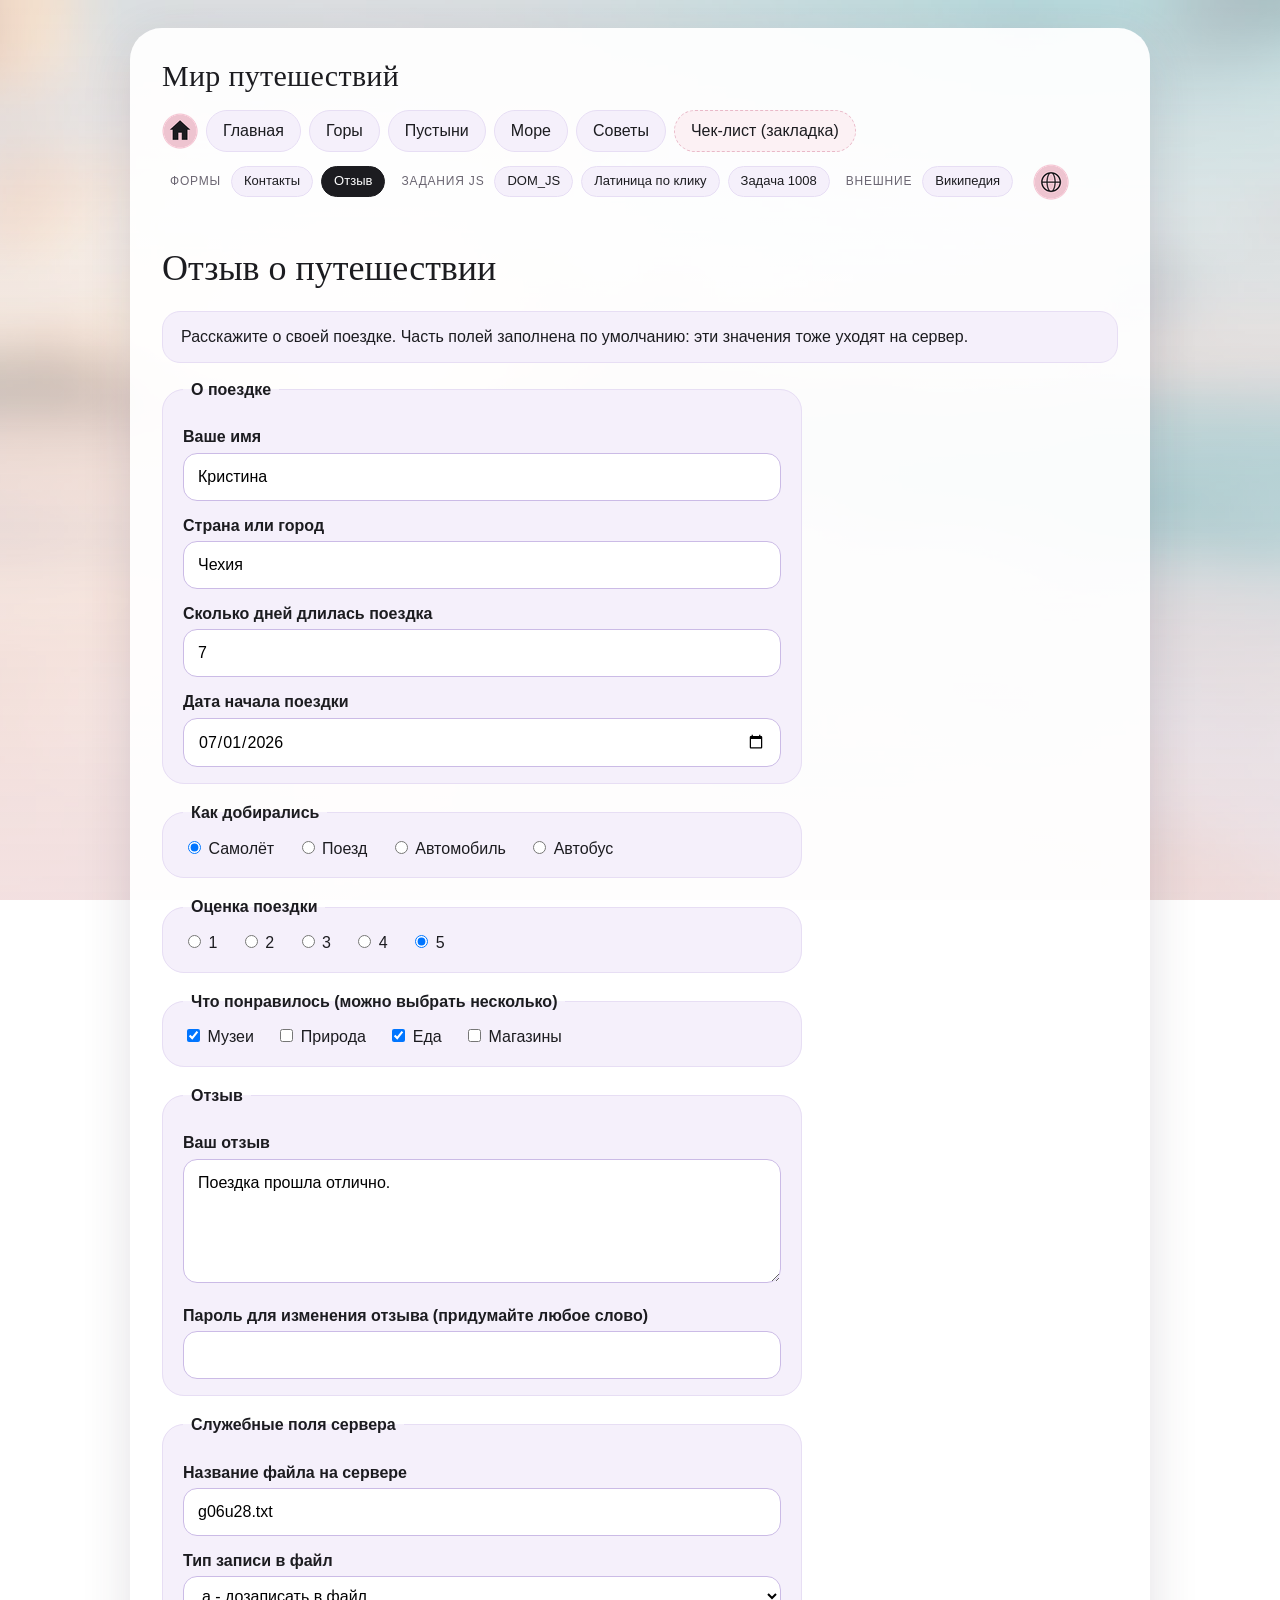
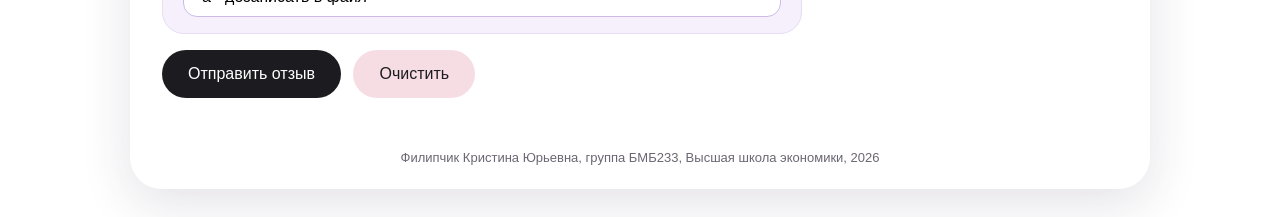
<file: review.html>
<!DOCTYPE html>
<html lang="ru">
<head>
<meta charset="utf-8">
<meta name="viewport" content="width=device-width, initial-scale=1">
<title>Отзыв о путешествии</title>
<link rel="stylesheet" href="css/style.css">
</head>
<body>
<div class="page">
<header class="site-header">
<div class="brand">Мир путешествий</div>
<nav class="main-nav">
<div class="nav-row">
<a href="index.html" class="icon-link" title="На главную"><img src="img/icon_home.png" width="36" height="36" alt="Домой"></a>
<a href="index.html">Главная</a>
<a href="mountains.html">Горы</a>
<a href="deserts.html">Пустыни</a>
<a href="sea.html">Море</a>
<a href="tips.html">Советы</a>
<a href="tips.html#section1" class="bookmark">Чек-лист (закладка)</a>
</div>
<div class="nav-row small"><span class="nav-label">Формы</span>
<a href="contacts.html">Контакты</a>
<a href="review.html" class="active">Отзыв</a>
<span class="nav-label">Задания JS</span>
<a href="dom.html">DOM_JS</a>
<a href="latin.html">Латиница по клику</a>
<a href="task.html">Задача 1008</a>
<span class="nav-label">Внешние</span>
<a href="https://ru.wikipedia.org/" target="_blank" rel="noopener">Википедия</a>
<a href="https://ru.wikipedia.org/" target="_blank" rel="noopener" class="icon-link" title="Википедия (новое окно)"><img src="img/icon_world.png" width="36" height="36" alt="Википедия"></a>
</div></nav>
</header>
<main>

<h1>Отзыв о путешествии</h1>
<div class="note">Расскажите о своей поездке. Часть полей заполнена по умолчанию: эти значения тоже уходят на сервер.</div>
<!-- Форма отправляется на сервер преподавателя: http://185.182.111.214:7633/cgi-bin/form_api.py (метод get, как в его примере). -->
<form action="http://185.182.111.214:7633/cgi-bin/form_api.py" method="get" target="_self" id="reviewForm">
<input type="hidden" name="form_type" value="travel_review">
<input type="hidden" name="site_version" value="1.0">
<fieldset><legend>О поездке</legend>
<label class="field" for="reviewer_name">Ваше имя</label>
<input type="text" id="reviewer_name" name="reviewer_name" value="Кристина" required>
<label class="field" for="trip_country">Страна или город</label>
<input type="text" id="trip_country" name="trip_country" value="Чехия" required>
<label class="field" for="trip_days">Сколько дней длилась поездка</label>
<input type="number" id="trip_days" name="trip_days" value="7" min="1" max="365" required>
<label class="field" for="trip_date">Дата начала поездки</label>
<input type="date" id="trip_date" name="trip_date" value="2026-07-01" required>
</fieldset>
<fieldset class="inline"><legend>Как добирались</legend>
<label><input type="radio" name="transport" value="plane" checked> Самолёт</label>
<label><input type="radio" name="transport" value="train"> Поезд</label>
<label><input type="radio" name="transport" value="car"> Автомобиль</label>
<label><input type="radio" name="transport" value="bus"> Автобус</label>
</fieldset>
<fieldset class="inline"><legend>Оценка поездки</legend>
<label><input type="radio" name="rating" value="1"> 1</label>
<label><input type="radio" name="rating" value="2"> 2</label>
<label><input type="radio" name="rating" value="3"> 3</label>
<label><input type="radio" name="rating" value="4"> 4</label>
<label><input type="radio" name="rating" value="5" checked> 5</label>
</fieldset>
<fieldset class="inline"><legend>Что понравилось (можно выбрать несколько)</legend>
<label><input type="checkbox" name="liked" value="museums" checked> Музеи</label>
<label><input type="checkbox" name="liked" value="nature"> Природа</label>
<label><input type="checkbox" name="liked" value="food" checked> Еда</label>
<label><input type="checkbox" name="liked" value="shopping"> Магазины</label>
</fieldset>
<fieldset><legend>Отзыв</legend>
<label class="field" for="review_text">Ваш отзыв</label>
<textarea id="review_text" name="review_text" rows="4">Поездка прошла отлично.</textarea>
<label class="field" for="review_password">Пароль для изменения отзыва (придумайте любое слово)</label>
<input type="password" id="review_password" name="review_password" value="" autocomplete="new-password" required>
</fieldset>
<fieldset><legend>Служебные поля сервера</legend>
<!-- Фрагмент из примера преподавателя: поля не перемещать, значения можно редактировать -->
<label class="field" for="file_name">Название файла на сервере</label>
<input type="text" id="file_name" name="000_file_name" value="g06u28.txt">
<label class="field" for="mode">Тип записи в файл</label>
<select id="mode" name="010_mode">
<option value="a">a - дозаписать в файл</option>
<option value="w">w - очистить файл и записать в файл</option>
</select>
<input type="hidden" name="function" value="page">
<input type="hidden" name="page_id" value="3">
</fieldset>
<input type="submit" value="Отправить отзыв">
<input type="reset" value="Очистить">
</form>

</main>
<footer class="site-footer"><div>Филипчик Кристина Юрьевна, группа БМБ233, Высшая школа экономики, 2026</div></footer>
</div>
</body>
</html>
</file>
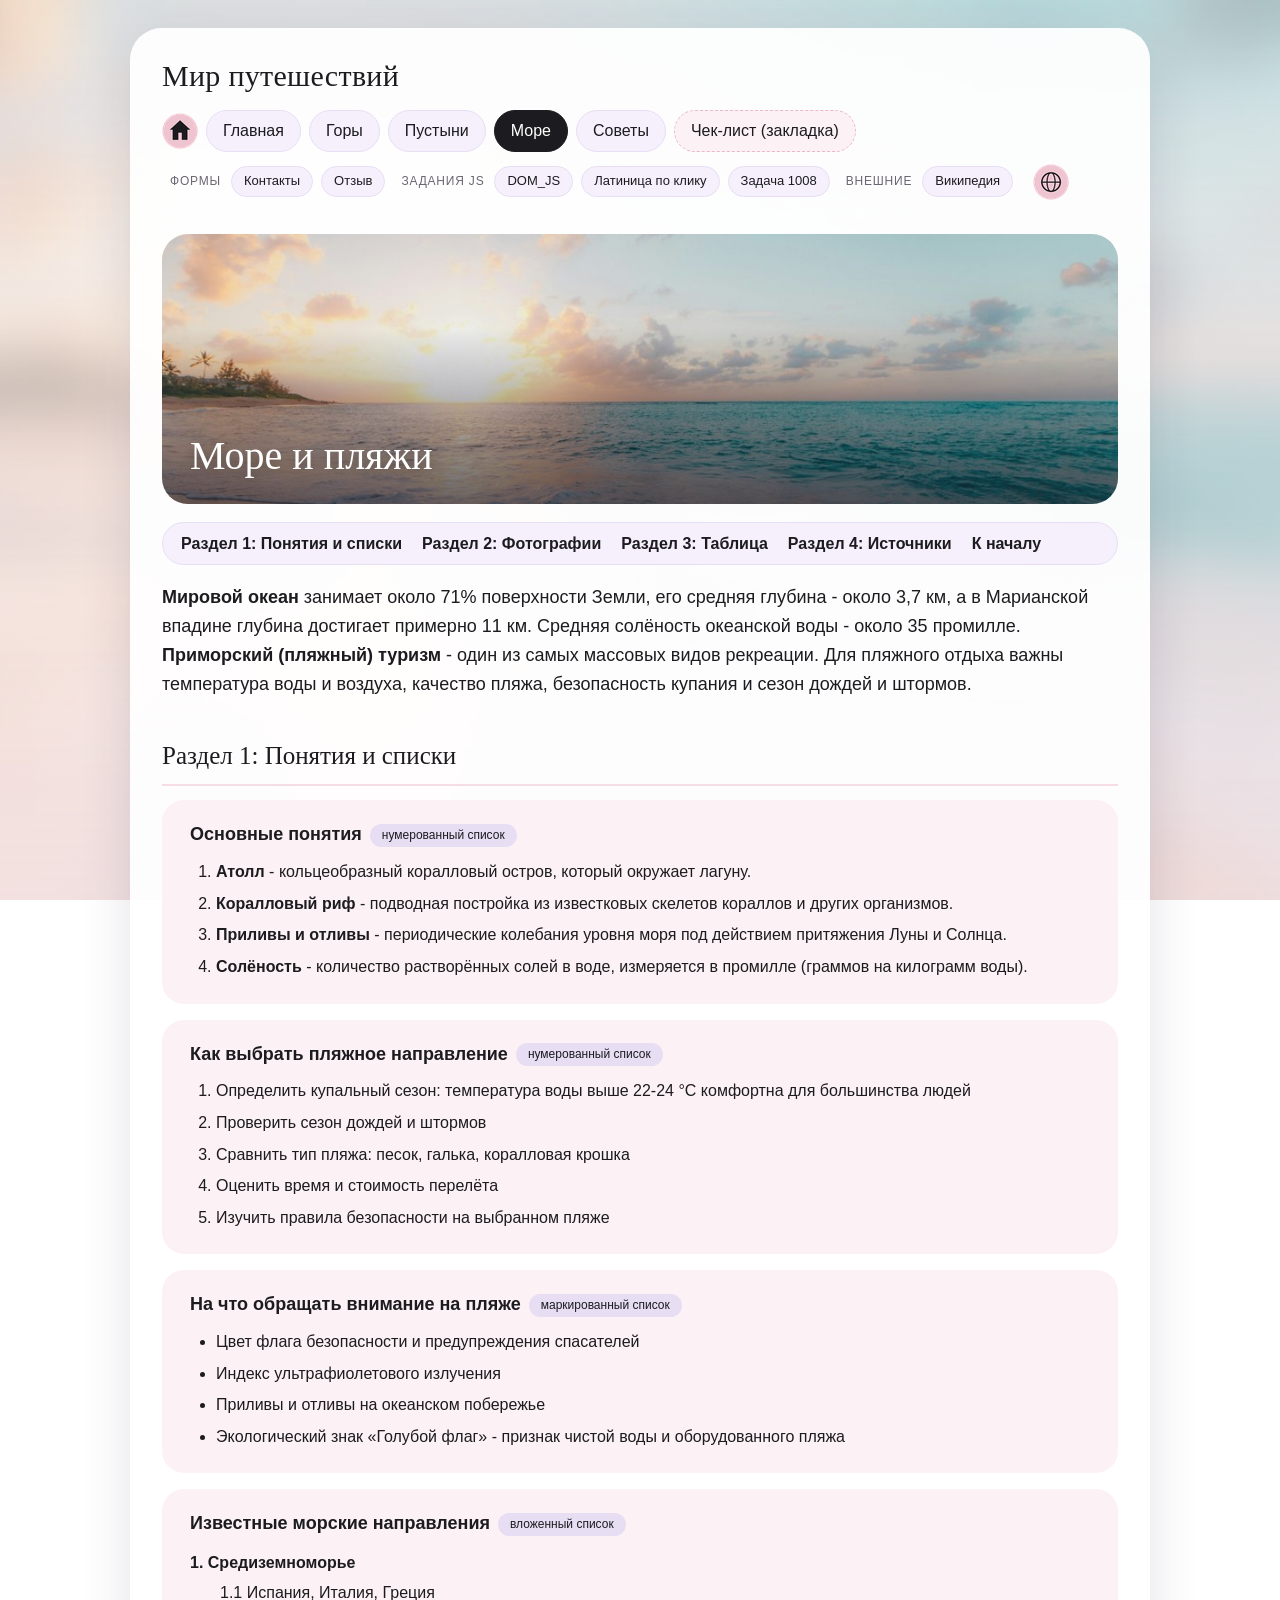
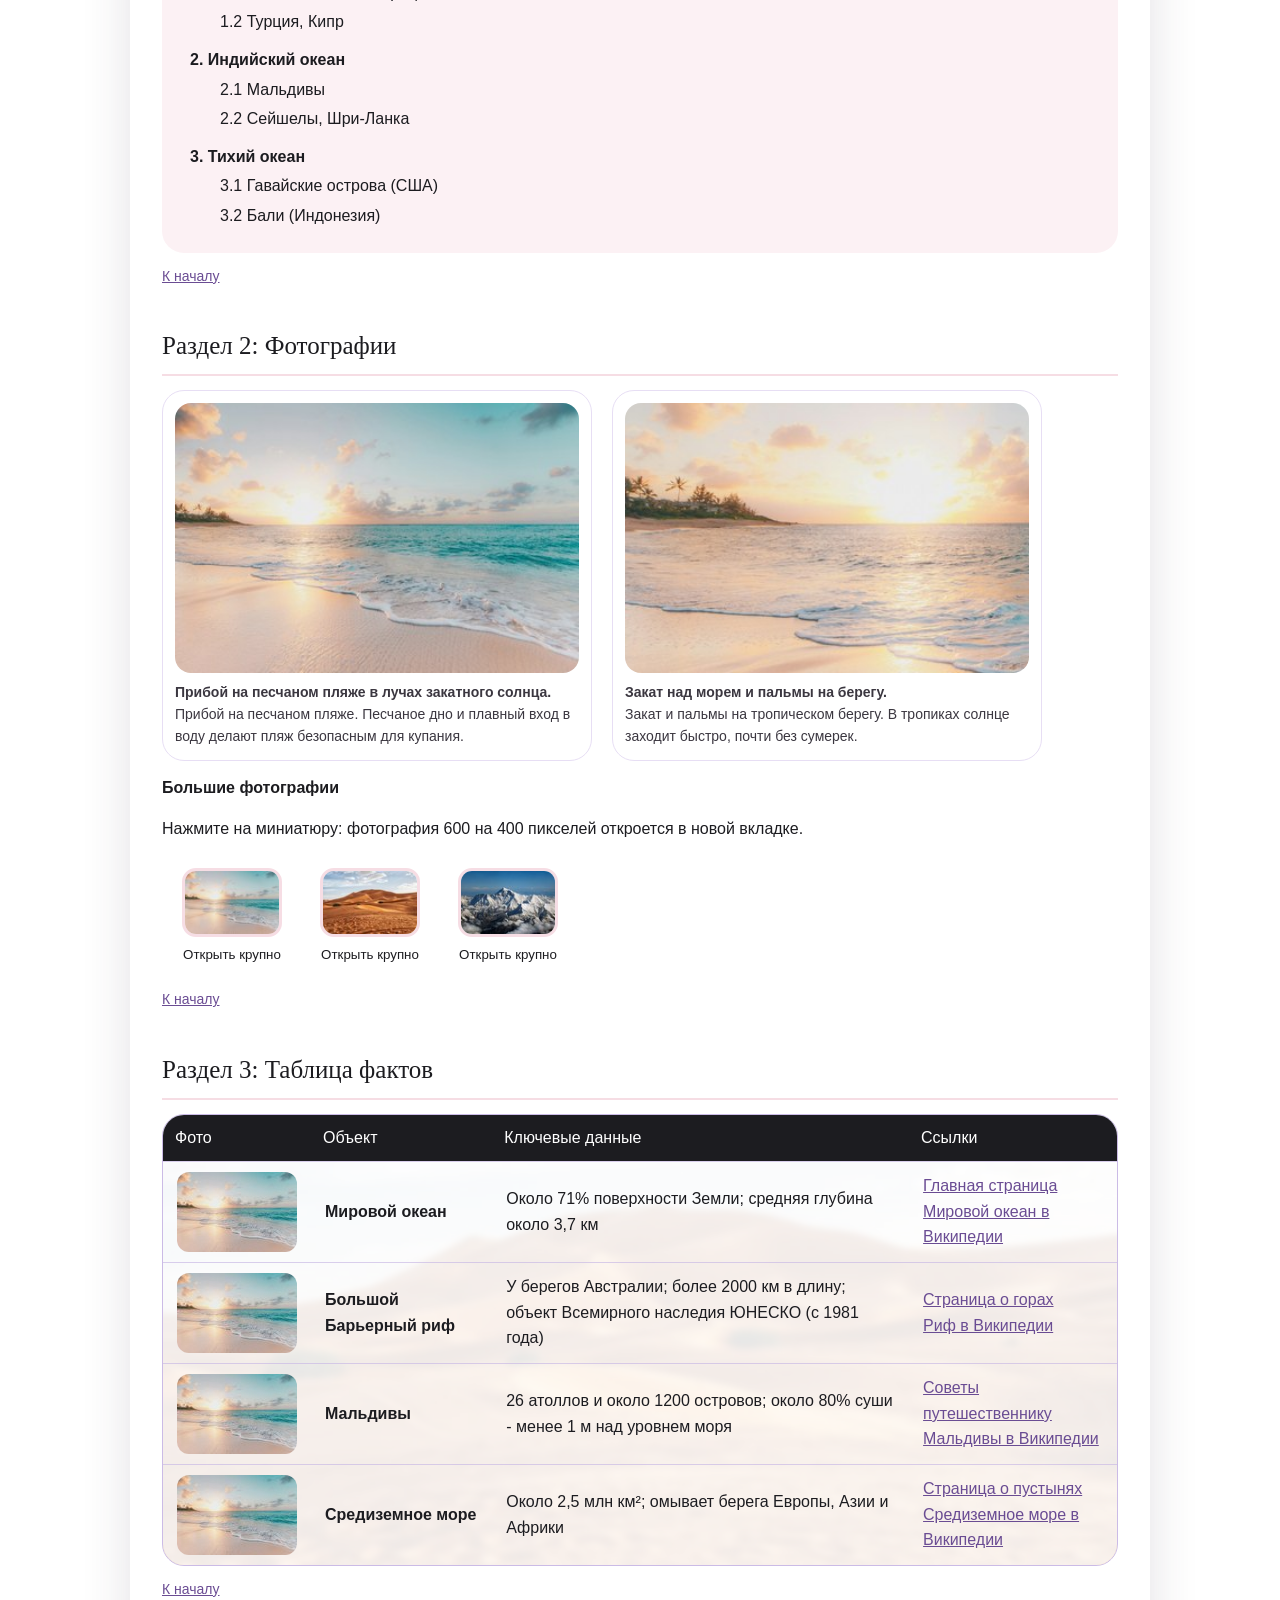
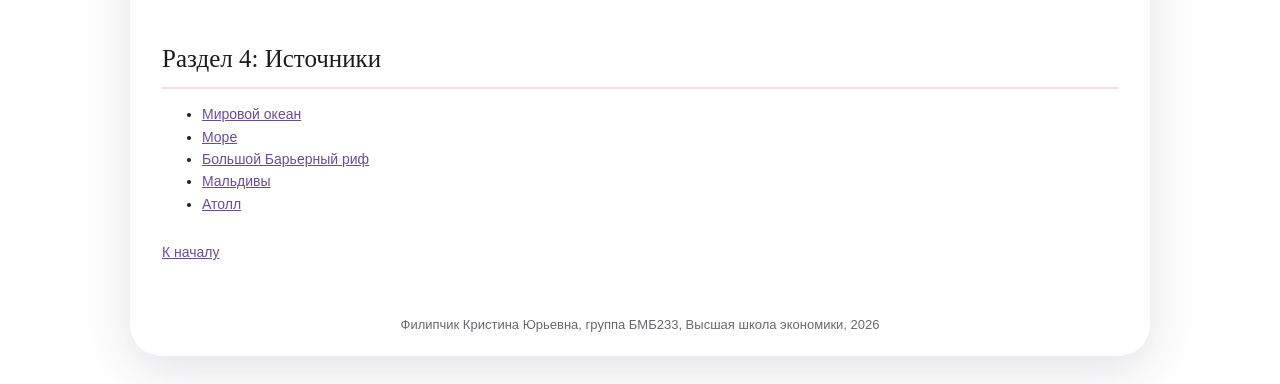
<file: sea.html>
<!DOCTYPE html>
<html lang="ru">
<head>
<meta charset="utf-8">
<meta name="viewport" content="width=device-width, initial-scale=1">
<title>Море и пляжи - путешествия</title>
<link rel="stylesheet" href="css/style.css">
</head>
<body>
<div class="page">
<header class="site-header">
<div class="brand">Мир путешествий</div>
<nav class="main-nav">
<div class="nav-row">
<a href="index.html" class="icon-link" title="На главную"><img src="img/icon_home.png" width="36" height="36" alt="Домой"></a>
<a href="index.html">Главная</a>
<a href="mountains.html">Горы</a>
<a href="deserts.html">Пустыни</a>
<a href="sea.html" class="active">Море</a>
<a href="tips.html">Советы</a>
<a href="tips.html#section1" class="bookmark">Чек-лист (закладка)</a>
</div>
<div class="nav-row small"><span class="nav-label">Формы</span>
<a href="contacts.html">Контакты</a>
<a href="review.html">Отзыв</a>
<span class="nav-label">Задания JS</span>
<a href="dom.html">DOM_JS</a>
<a href="latin.html">Латиница по клику</a>
<a href="task.html">Задача 1008</a>
<span class="nav-label">Внешние</span>
<a href="https://ru.wikipedia.org/" target="_blank" rel="noopener">Википедия</a>
<a href="https://ru.wikipedia.org/" target="_blank" rel="noopener" class="icon-link" title="Википедия (новое окно)"><img src="img/icon_world.png" width="36" height="36" alt="Википедия"></a>
</div></nav>
</header>
<main>
<a id="top"></a>
<div class="hero"><img src="img/hero_sea.jpg" alt="Фотография: Прибой на песчаном пляже в лучах закатного солнца"><h1>Море и пляжи</h1></div>
<div class="pagenav"><a href="#section1">Раздел 1: Понятия и списки</a> <a href="#section2">Раздел 2: Фотографии</a> <a href="#section3">Раздел 3: Таблица</a> <a href="#section4">Раздел 4: Источники</a> <a href="#top">К началу</a></div>
<p class="lead"><b>Мировой океан</b> занимает около 71% поверхности Земли, его средняя глубина - около 3,7 км, а в Марианской впадине глубина достигает примерно 11 км. Средняя солёность океанской воды - около 35 промилле. <b>Приморский (пляжный) туризм</b> - один из самых массовых видов рекреации. Для пляжного отдыха важны температура воды и воздуха, качество пляжа, безопасность купания и сезон дождей и штормов.</p>
<h2 id="section1">Раздел 1: Понятия и списки</h2>
<div class="lists">
<div><h3>Основные понятия<span class="tag">нумерованный список</span></h3><ol><li><b>Атолл</b> - кольцеобразный коралловый остров, который окружает лагуну.</li><li><b>Коралловый риф</b> - подводная постройка из известковых скелетов кораллов и других организмов.</li><li><b>Приливы и отливы</b> - периодические колебания уровня моря под действием притяжения Луны и Солнца.</li><li><b>Солёность</b> - количество растворённых солей в воде, измеряется в промилле (граммов на килограмм воды).</li></ol></div>
<div><h3>Как выбрать пляжное направление<span class="tag">нумерованный список</span></h3><ol><li>Определить купальный сезон: температура воды выше 22-24 °C комфортна для большинства людей</li>
<li>Проверить сезон дождей и штормов</li>
<li>Сравнить тип пляжа: песок, галька, коралловая крошка</li>
<li>Оценить время и стоимость перелёта</li>
<li>Изучить правила безопасности на выбранном пляже</li></ol></div>
<div><h3>На что обращать внимание на пляже<span class="tag">маркированный список</span></h3><ul><li>Цвет флага безопасности и предупреждения спасателей</li>
<li>Индекс ультрафиолетового излучения</li>
<li>Приливы и отливы на океанском побережье</li>
<li>Экологический знак «Голубой флаг» - признак чистой воды и оборудованного пляжа</li></ul></div>
<div><h3>Известные морские направления<span class="tag">вложенный список</span></h3><ol class="multi"><li>Средиземноморье<ol><li>Испания, Италия, Греция</li>
<li>Турция, Кипр</li></ol></li><li>Индийский океан<ol><li>Мальдивы</li>
<li>Сейшелы, Шри-Ланка</li></ol></li><li>Тихий океан<ol><li>Гавайские острова (США)</li>
<li>Бали (Индонезия)</li></ol></li></ol></div>
</div>
<a class="to-top" href="#top">К началу</a>
<h2 id="section2">Раздел 2: Фотографии</h2>
<div class="figures">
<figure><img src="img/pic_sea.jpg" width="360" height="240" alt="Прибой на песчаном пляже в лучах закатного солнца"><figcaption><b>Прибой на песчаном пляже в лучах закатного солнца.</b><br>Прибой на песчаном пляже. Песчаное дно и плавный вход в воду делают пляж безопасным для купания.</figcaption></figure>
<figure><img src="img/pic2_sea.jpg" width="360" height="240" alt="Закат над морем и пальмы на берегу"><figcaption><b>Закат над морем и пальмы на берегу.</b><br>Закат и пальмы на тропическом берегу. В тропиках солнце заходит быстро, почти без сумерек.</figcaption></figure>
</div>
<h3>Большие фотографии</h3>
<p>Нажмите на миниатюру: фотография 600 на 400 пикселей откроется в новой вкладке.</p>
<table class="thumbs"><tr>
<td><a href="img/big_sea.jpg" target="_blank" rel="noopener"><img src="img/thumb_sea.jpg" width="100" alt="Миниатюра: Прибой на песчаном пляже в лучах закатного солнца"></a><small>Открыть крупно</small></td>
<td><a href="img/big_desert.jpg" target="_blank" rel="noopener"><img src="img/thumb_desert.jpg" width="100" alt="Миниатюра: Песчаные дюны и кустарники в пустыне"></a><small>Открыть крупно</small></td>
<td><a href="img/big_mountains.jpg" target="_blank" rel="noopener"><img src="img/thumb_mountains.jpg" width="100" alt="Миниатюра: Заснеженные горные хребты над облаками"></a><small>Открыть крупно</small></td>
</tr></table>
<a class="to-top" href="#top">К началу</a>
<h2 id="section3">Раздел 3: Таблица фактов</h2>
<div class="table-wrap"><table class="bgtable">
<tr><th>Фото</th><th>Объект</th><th>Ключевые данные</th><th>Ссылки</th></tr>
<tr><td><img src="img/cell_sea.jpg" width="120" height="80" alt="Прибой на песчаном пляже в лучах закатного солнца"></td><td><b>Мировой океан</b></td><td>Около 71% поверхности Земли; средняя глубина около 3,7 км</td><td><a href="index.html">Главная страница</a><br><a href="https://ru.wikipedia.org/wiki/%D0%9C%D0%B8%D1%80%D0%BE%D0%B2%D0%BE%D0%B9_%D0%BE%D0%BA%D0%B5%D0%B0%D0%BD" target="_blank" rel="noopener">Мировой океан в Википедии</a></td></tr>
<tr><td><img src="img/cell_sea.jpg" width="120" height="80" alt="Прибой на песчаном пляже в лучах закатного солнца"></td><td><b>Большой Барьерный риф</b></td><td>У берегов Австралии; более 2000 км в длину; объект Всемирного наследия ЮНЕСКО (с 1981 года)</td><td><a href="mountains.html">Страница о горах</a><br><a href="https://ru.wikipedia.org/wiki/%D0%91%D0%BE%D0%BB%D1%8C%D1%88%D0%BE%D0%B9_%D0%91%D0%B0%D1%80%D1%8C%D0%B5%D1%80%D0%BD%D1%8B%D0%B9_%D1%80%D0%B8%D1%84" target="_blank" rel="noopener">Риф в Википедии</a></td></tr>
<tr><td><img src="img/cell_sea.jpg" width="120" height="80" alt="Прибой на песчаном пляже в лучах закатного солнца"></td><td><b>Мальдивы</b></td><td>26 атоллов и около 1200 островов; около 80% суши - менее 1 м над уровнем моря</td><td><a href="tips.html">Советы путешественнику</a><br><a href="https://ru.wikipedia.org/wiki/%D0%9C%D0%B0%D0%BB%D1%8C%D0%B4%D0%B8%D0%B2%D1%8B" target="_blank" rel="noopener">Мальдивы в Википедии</a></td></tr>
<tr><td><img src="img/cell_sea.jpg" width="120" height="80" alt="Прибой на песчаном пляже в лучах закатного солнца"></td><td><b>Средиземное море</b></td><td>Около 2,5 млн км²; омывает берега Европы, Азии и Африки</td><td><a href="deserts.html">Страница о пустынях</a><br><a href="https://ru.wikipedia.org/wiki/%D0%A1%D1%80%D0%B5%D0%B4%D0%B8%D0%B7%D0%B5%D0%BC%D0%BD%D0%BE%D0%B5_%D0%BC%D0%BE%D1%80%D0%B5" target="_blank" rel="noopener">Средиземное море в Википедии</a></td></tr>
</table></div>
<a class="to-top" href="#top">К началу</a>
<h2 id="section4">Раздел 4: Источники</h2>
<ul class="sources"><li><a href="https://ru.wikipedia.org/wiki/%D0%9C%D0%B8%D1%80%D0%BE%D0%B2%D0%BE%D0%B9_%D0%BE%D0%BA%D0%B5%D0%B0%D0%BD" target="_blank" rel="noopener">Мировой океан</a></li><li><a href="https://ru.wikipedia.org/wiki/%D0%9C%D0%BE%D1%80%D0%B5" target="_blank" rel="noopener">Море</a></li><li><a href="https://ru.wikipedia.org/wiki/%D0%91%D0%BE%D0%BB%D1%8C%D1%88%D0%BE%D0%B9_%D0%91%D0%B0%D1%80%D1%8C%D0%B5%D1%80%D0%BD%D1%8B%D0%B9_%D1%80%D0%B8%D1%84" target="_blank" rel="noopener">Большой Барьерный риф</a></li><li><a href="https://ru.wikipedia.org/wiki/%D0%9C%D0%B0%D0%BB%D1%8C%D0%B4%D0%B8%D0%B2%D1%8B" target="_blank" rel="noopener">Мальдивы</a></li><li><a href="https://ru.wikipedia.org/wiki/%D0%90%D1%82%D0%BE%D0%BB%D0%BB" target="_blank" rel="noopener">Атолл</a></li></ul>
<a class="to-top" href="#top">К началу</a>
</main>
<footer class="site-footer"><div>Филипчик Кристина Юрьевна, группа БМБ233, Высшая школа экономики, 2026</div></footer>
</div>
</body>
</html>
</file>
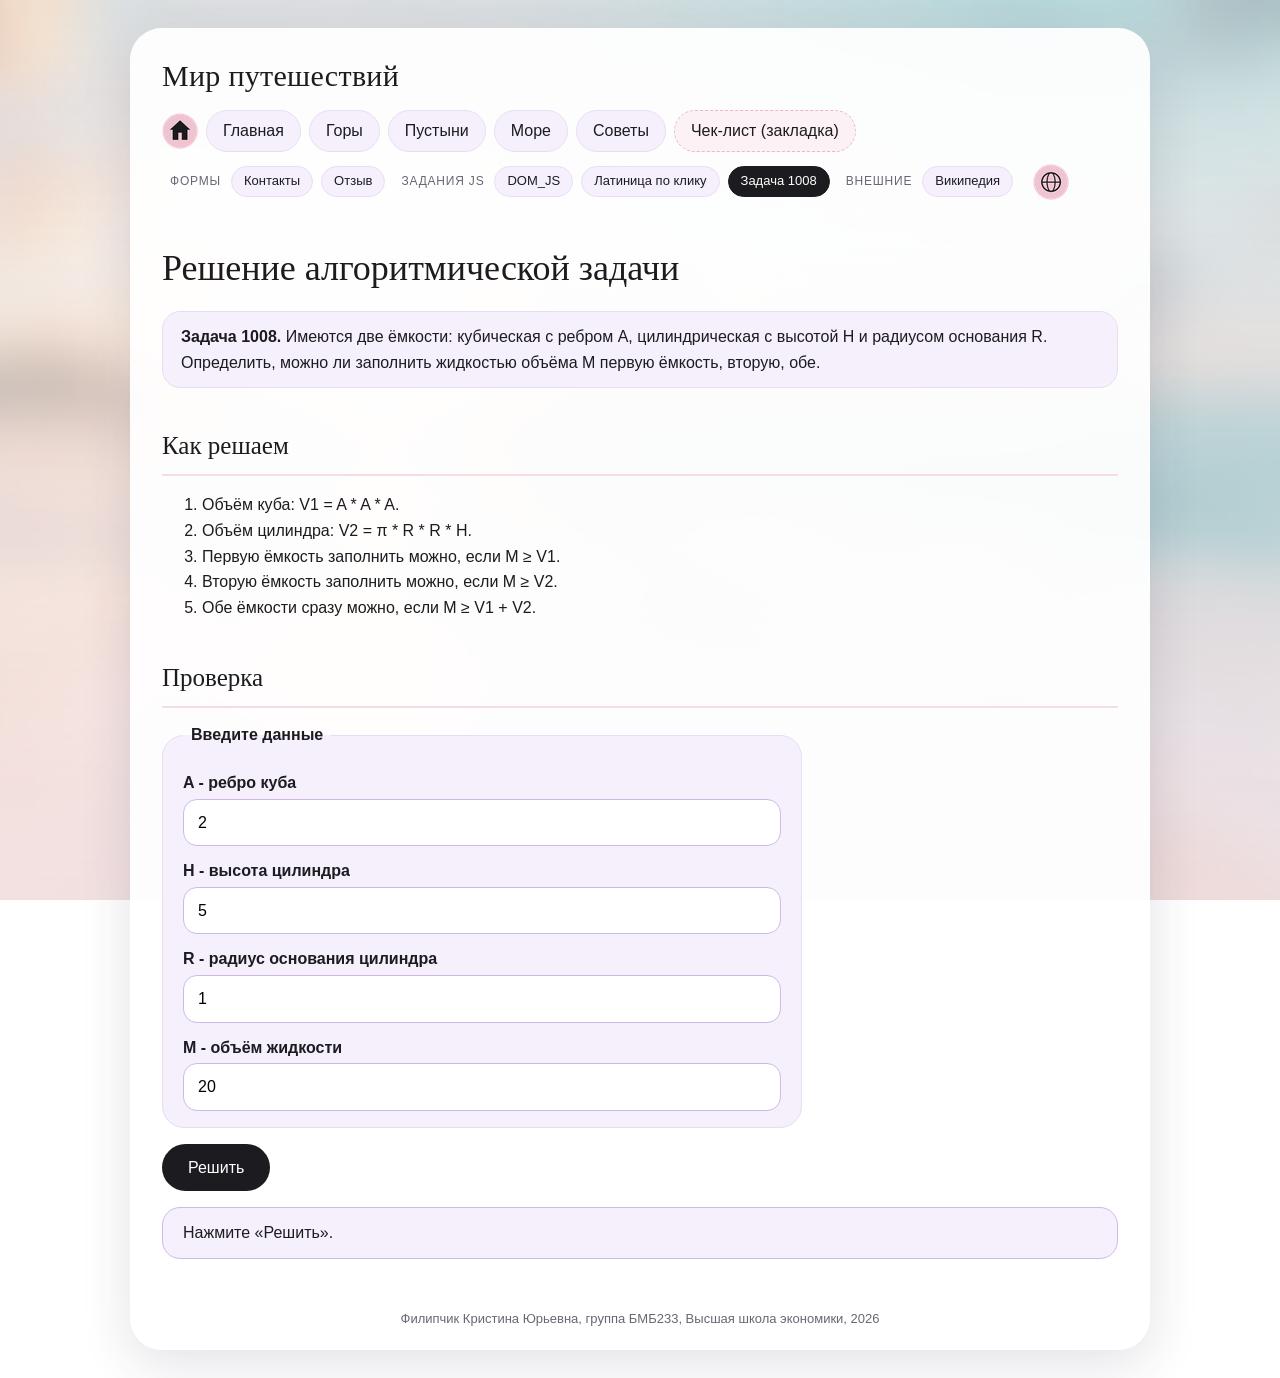
<file: task.html>
<!DOCTYPE html>
<html lang="ru">
<head>
<meta charset="utf-8">
<meta name="viewport" content="width=device-width, initial-scale=1">
<title>Решение алгоритмической задачи</title>
<link rel="stylesheet" href="css/style.css">
</head>
<body>
<div class="page">
<header class="site-header">
<div class="brand">Мир путешествий</div>
<nav class="main-nav">
<div class="nav-row">
<a href="index.html" class="icon-link" title="На главную"><img src="img/icon_home.png" width="36" height="36" alt="Домой"></a>
<a href="index.html">Главная</a>
<a href="mountains.html">Горы</a>
<a href="deserts.html">Пустыни</a>
<a href="sea.html">Море</a>
<a href="tips.html">Советы</a>
<a href="tips.html#section1" class="bookmark">Чек-лист (закладка)</a>
</div>
<div class="nav-row small"><span class="nav-label">Формы</span>
<a href="contacts.html">Контакты</a>
<a href="review.html">Отзыв</a>
<span class="nav-label">Задания JS</span>
<a href="dom.html">DOM_JS</a>
<a href="latin.html">Латиница по клику</a>
<a href="task.html" class="active">Задача 1008</a>
<span class="nav-label">Внешние</span>
<a href="https://ru.wikipedia.org/" target="_blank" rel="noopener">Википедия</a>
<a href="https://ru.wikipedia.org/" target="_blank" rel="noopener" class="icon-link" title="Википедия (новое окно)"><img src="img/icon_world.png" width="36" height="36" alt="Википедия"></a>
</div></nav>
</header>
<main>

<h1>Решение алгоритмической задачи</h1>
<div class="note"><b>Задача 1008.</b> Имеются две ёмкости: кубическая с ребром A, цилиндрическая с высотой H и радиусом основания R. Определить, можно ли заполнить жидкостью объёма M первую ёмкость, вторую, обе.</div>
<h2>Как решаем</h2>
<ol>
<li>Объём куба: V1 = A * A * A.</li>
<li>Объём цилиндра: V2 = &pi; * R * R * H.</li>
<li>Первую ёмкость заполнить можно, если M &ge; V1.</li>
<li>Вторую ёмкость заполнить можно, если M &ge; V2.</li>
<li>Обе ёмкости сразу можно, если M &ge; V1 + V2.</li>
</ol>
<h2>Проверка</h2>
<form onsubmit="run(); return false;">
<fieldset><legend>Введите данные</legend>
<label class="field" for="a">A - ребро куба</label>
<input type="number" id="a" value="2" step="any" min="0">
<label class="field" for="h">H - высота цилиндра</label>
<input type="number" id="h" value="5" step="any" min="0">
<label class="field" for="r">R - радиус основания цилиндра</label>
<input type="number" id="r" value="1" step="any" min="0">
<label class="field" for="m">M - объём жидкости</label>
<input type="number" id="m" value="20" step="any" min="0">
</fieldset>
<button type="submit">Решить</button>
</form>
<div id="result" class="result">Нажмите «Решить».</div>
<script>
function volumes(a, h, r) {
  return { cube: a * a * a, cylinder: Math.PI * r * r * h };
}

function solve(a, h, r, m) {
  var v = volumes(a, h, r);
  return {
    v1: v.cube,
    v2: v.cylinder,
    first: m >= v.cube,
    second: m >= v.cylinder,
    both: m >= v.cube + v.cylinder
  };
}

function answer(flag) { return flag ? "да, можно" : "нет, нельзя"; }

function readNumber(id) {
  return Number(document.getElementById(id).value.replace(",", "."));
}

function run() {
  var a = readNumber("a");
  var h = readNumber("h");
  var r = readNumber("r");
  var m = readNumber("m");
  var box = document.getElementById("result");
  var ok = isFinite(a) && isFinite(h) && isFinite(r) && isFinite(m) && a > 0 && h > 0 && r > 0 && m >= 0;
  if (!ok) {
    box.className = "result bad";
    box.innerHTML = "Введите числа: A, H, R больше нуля, M не меньше нуля.";
    return;
  }
  var s = solve(a, h, r, m);
  box.className = "result";
  box.innerHTML =
    "Объём куба: " + s.v1.toFixed(3) + "<br>" +
    "Объём цилиндра: " + s.v2.toFixed(3) + "<br>" +
    "Объём обеих ёмкостей: " + (s.v1 + s.v2).toFixed(3) + "<br><br>" +
    "Заполнить первую ёмкость (куб): <b>" + answer(s.first) + "</b><br>" +
    "Заполнить вторую ёмкость (цилиндр): <b>" + answer(s.second) + "</b><br>" +
    "Заполнить обе ёмкости: <b>" + answer(s.both) + "</b>";
}
</script>

</main>
<footer class="site-footer"><div>Филипчик Кристина Юрьевна, группа БМБ233, Высшая школа экономики, 2026</div></footer>
</div>
</body>
</html>
</file>
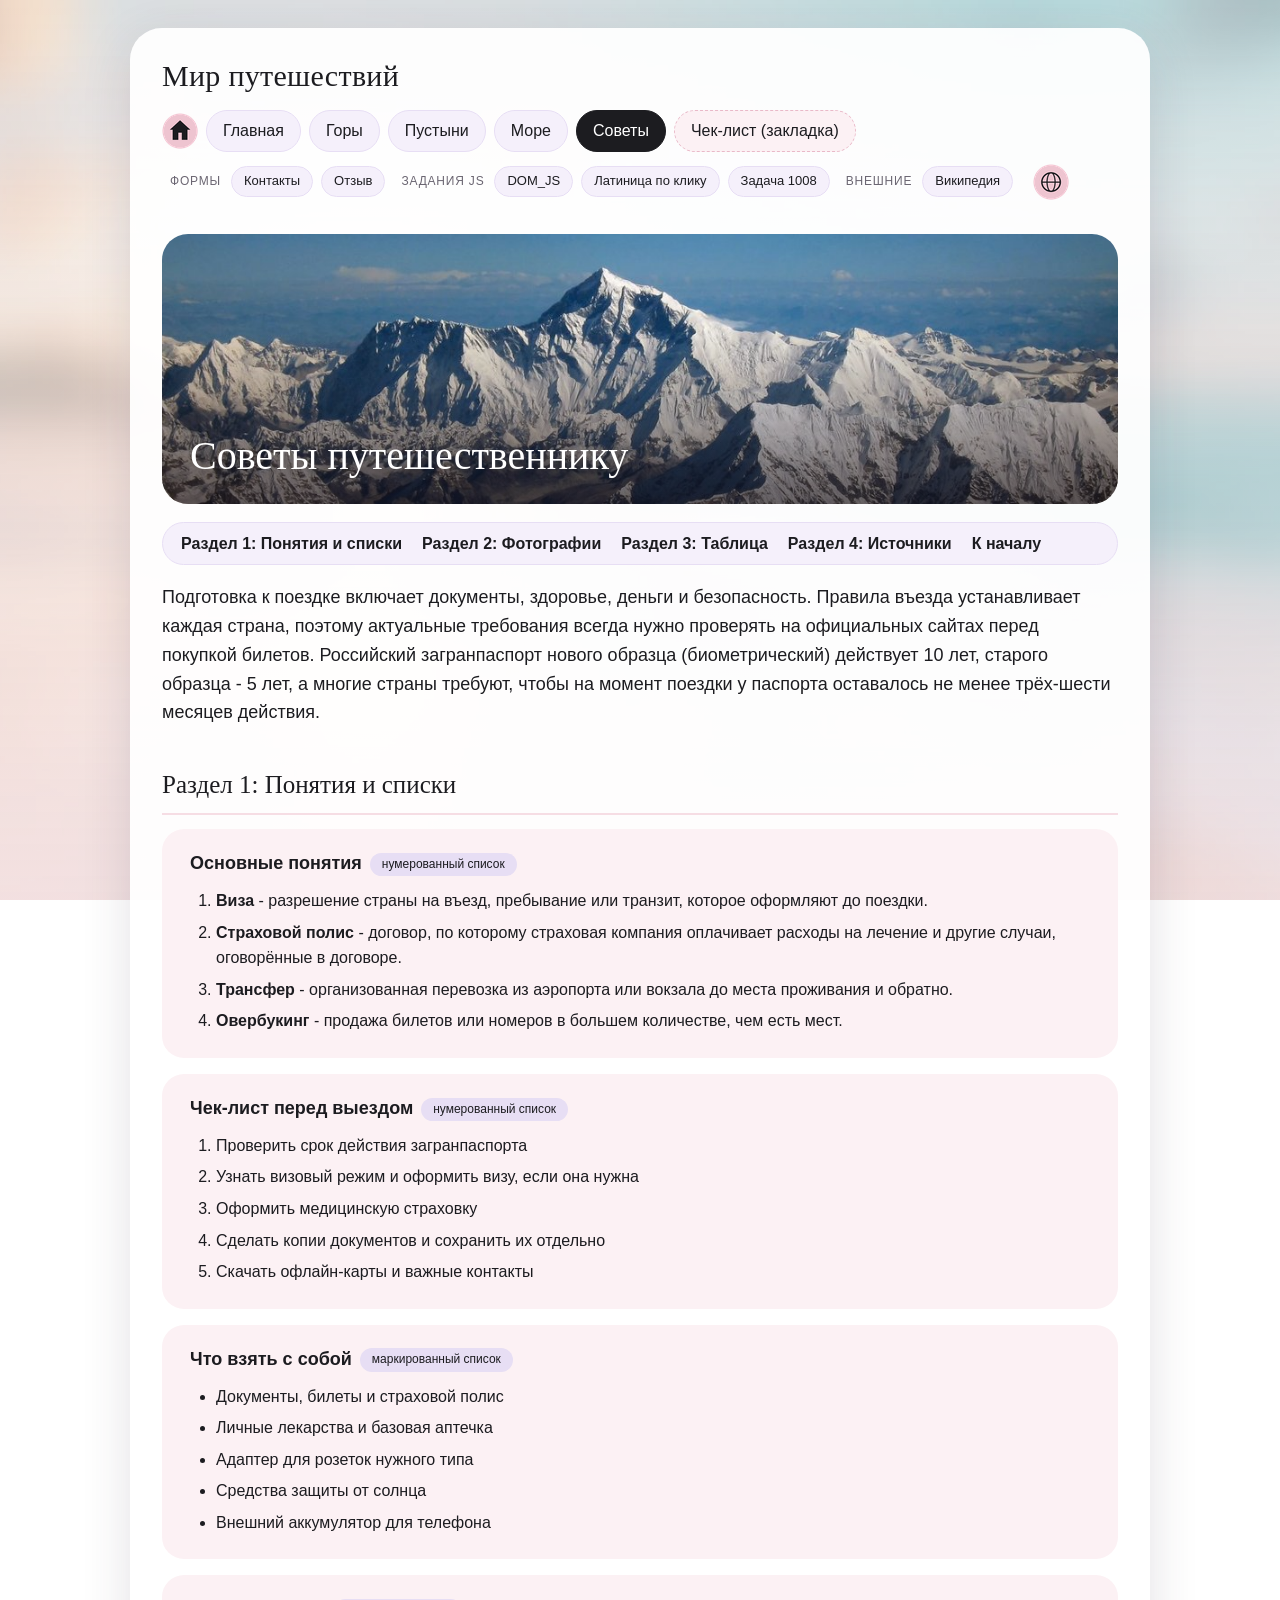
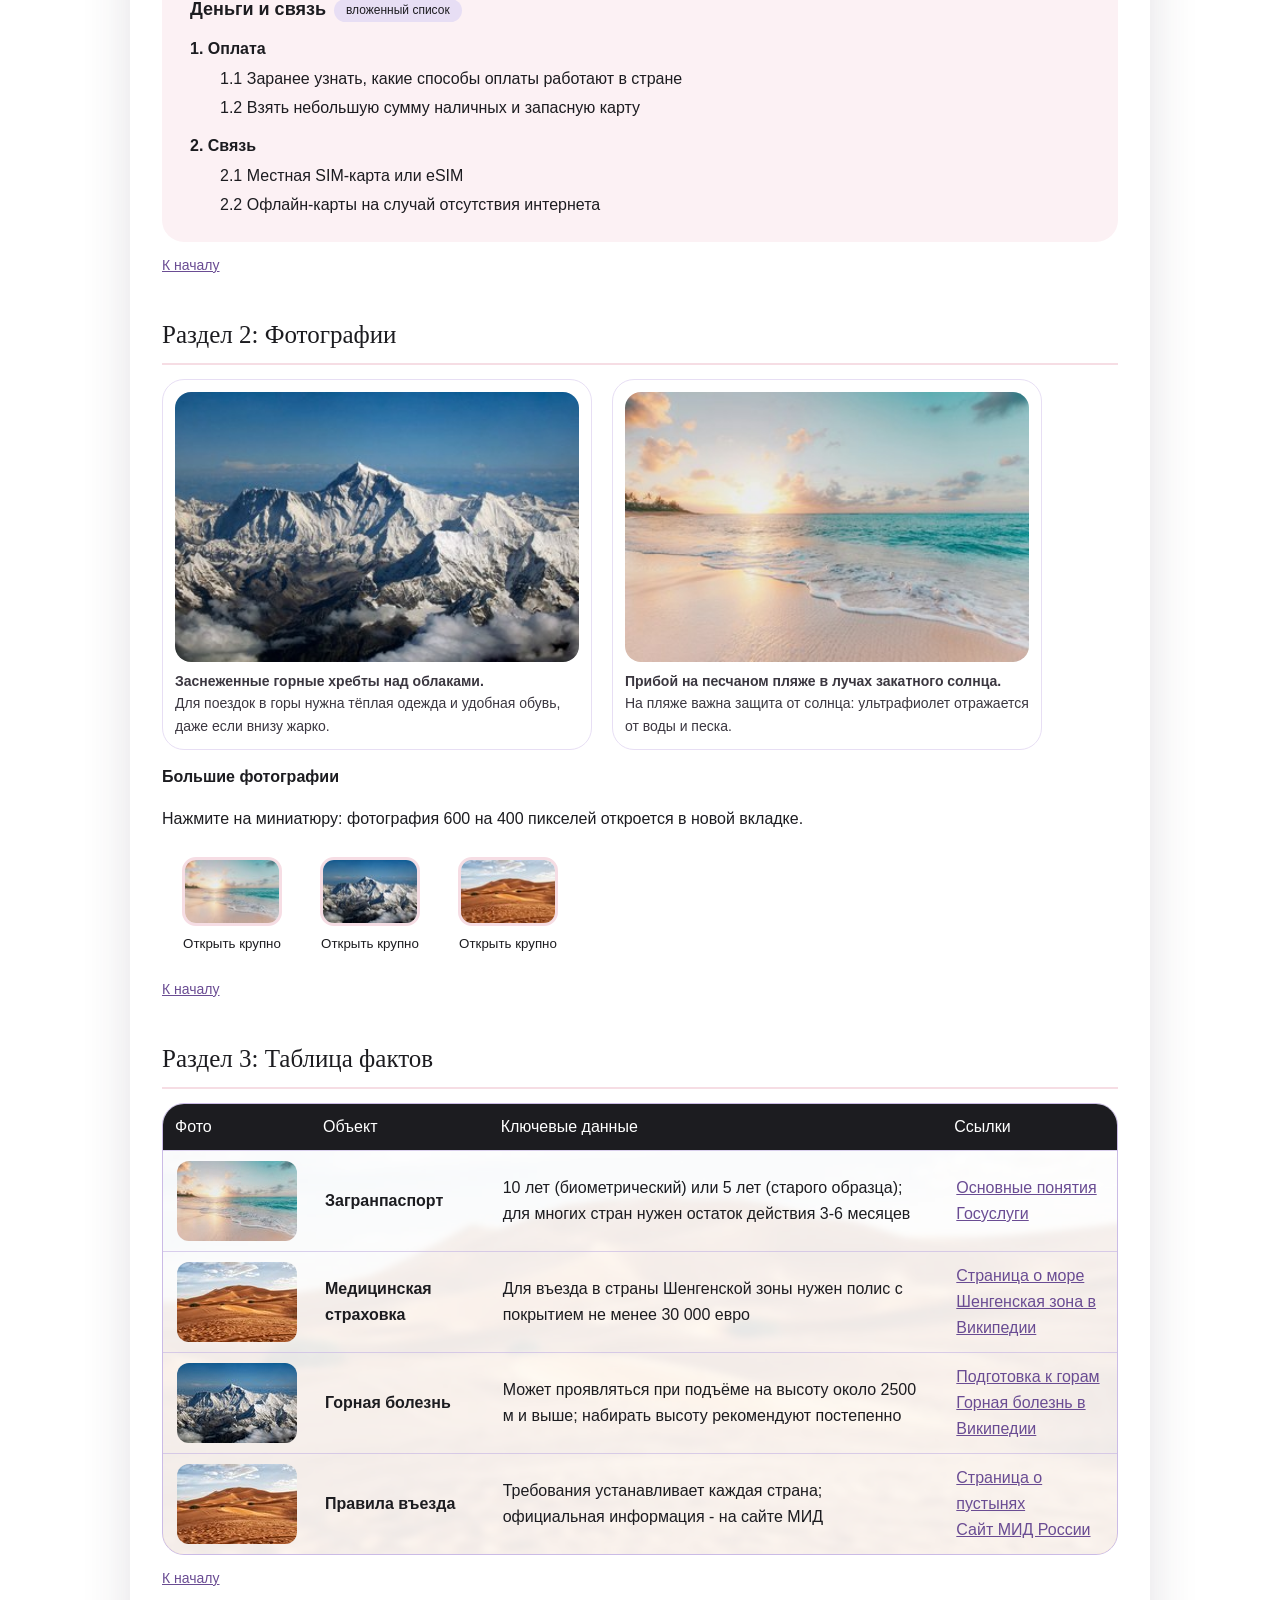
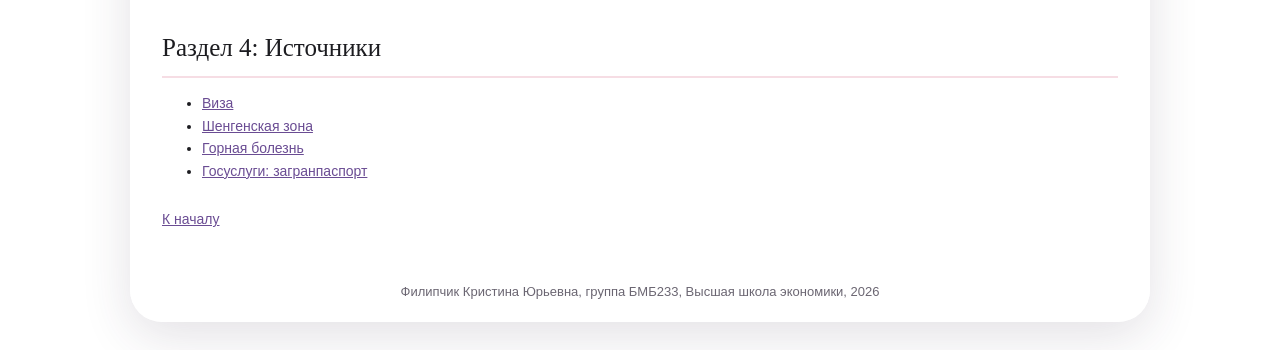
<file: tips.html>
<!DOCTYPE html>
<html lang="ru">
<head>
<meta charset="utf-8">
<meta name="viewport" content="width=device-width, initial-scale=1">
<title>Советы путешественнику</title>
<link rel="stylesheet" href="css/style.css">
</head>
<body>
<div class="page">
<header class="site-header">
<div class="brand">Мир путешествий</div>
<nav class="main-nav">
<div class="nav-row">
<a href="index.html" class="icon-link" title="На главную"><img src="img/icon_home.png" width="36" height="36" alt="Домой"></a>
<a href="index.html">Главная</a>
<a href="mountains.html">Горы</a>
<a href="deserts.html">Пустыни</a>
<a href="sea.html">Море</a>
<a href="tips.html" class="active">Советы</a>
<a href="tips.html#section1" class="bookmark">Чек-лист (закладка)</a>
</div>
<div class="nav-row small"><span class="nav-label">Формы</span>
<a href="contacts.html">Контакты</a>
<a href="review.html">Отзыв</a>
<span class="nav-label">Задания JS</span>
<a href="dom.html">DOM_JS</a>
<a href="latin.html">Латиница по клику</a>
<a href="task.html">Задача 1008</a>
<span class="nav-label">Внешние</span>
<a href="https://ru.wikipedia.org/" target="_blank" rel="noopener">Википедия</a>
<a href="https://ru.wikipedia.org/" target="_blank" rel="noopener" class="icon-link" title="Википедия (новое окно)"><img src="img/icon_world.png" width="36" height="36" alt="Википедия"></a>
</div></nav>
</header>
<main>
<a id="top"></a>
<div class="hero"><img src="img/hero_mountains.jpg" alt="Фотография: Заснеженные горные хребты над облаками"><h1>Советы путешественнику</h1></div>
<div class="pagenav"><a href="#section1">Раздел 1: Понятия и списки</a> <a href="#section2">Раздел 2: Фотографии</a> <a href="#section3">Раздел 3: Таблица</a> <a href="#section4">Раздел 4: Источники</a> <a href="#top">К началу</a></div>
<p class="lead">Подготовка к поездке включает документы, здоровье, деньги и безопасность. Правила въезда устанавливает каждая страна, поэтому актуальные требования всегда нужно проверять на официальных сайтах перед покупкой билетов. Российский загранпаспорт нового образца (биометрический) действует 10 лет, старого образца - 5 лет, а многие страны требуют, чтобы на момент поездки у паспорта оставалось не менее трёх-шести месяцев действия.</p>
<h2 id="section1">Раздел 1: Понятия и списки</h2>
<div class="lists">
<div><h3>Основные понятия<span class="tag">нумерованный список</span></h3><ol><li><b>Виза</b> - разрешение страны на въезд, пребывание или транзит, которое оформляют до поездки.</li><li><b>Страховой полис</b> - договор, по которому страховая компания оплачивает расходы на лечение и другие случаи, оговорённые в договоре.</li><li><b>Трансфер</b> - организованная перевозка из аэропорта или вокзала до места проживания и обратно.</li><li><b>Овербукинг</b> - продажа билетов или номеров в большем количестве, чем есть мест.</li></ol></div>
<div><h3>Чек-лист перед выездом<span class="tag">нумерованный список</span></h3><ol><li>Проверить срок действия загранпаспорта</li>
<li>Узнать визовый режим и оформить визу, если она нужна</li>
<li>Оформить медицинскую страховку</li>
<li>Сделать копии документов и сохранить их отдельно</li>
<li>Скачать офлайн-карты и важные контакты</li></ol></div>
<div><h3>Что взять с собой<span class="tag">маркированный список</span></h3><ul><li>Документы, билеты и страховой полис</li>
<li>Личные лекарства и базовая аптечка</li>
<li>Адаптер для розеток нужного типа</li>
<li>Средства защиты от солнца</li>
<li>Внешний аккумулятор для телефона</li></ul></div>
<div><h3>Деньги и связь<span class="tag">вложенный список</span></h3><ol class="multi"><li>Оплата<ol><li>Заранее узнать, какие способы оплаты работают в стране</li>
<li>Взять небольшую сумму наличных и запасную карту</li></ol></li><li>Связь<ol><li>Местная SIM-карта или eSIM</li>
<li>Офлайн-карты на случай отсутствия интернета</li></ol></li></ol></div>
</div>
<a class="to-top" href="#top">К началу</a>
<h2 id="section2">Раздел 2: Фотографии</h2>
<div class="figures">
<figure><img src="img/pic_mountains.jpg" width="360" height="240" alt="Заснеженные горные хребты над облаками"><figcaption><b>Заснеженные горные хребты над облаками.</b><br>Для поездок в горы нужна тёплая одежда и удобная обувь, даже если внизу жарко.</figcaption></figure>
<figure><img src="img/pic_sea.jpg" width="360" height="240" alt="Прибой на песчаном пляже в лучах закатного солнца"><figcaption><b>Прибой на песчаном пляже в лучах закатного солнца.</b><br>На пляже важна защита от солнца: ультрафиолет отражается от воды и песка.</figcaption></figure>
</div>
<h3>Большие фотографии</h3>
<p>Нажмите на миниатюру: фотография 600 на 400 пикселей откроется в новой вкладке.</p>
<table class="thumbs"><tr>
<td><a href="img/big_sea.jpg" target="_blank" rel="noopener"><img src="img/thumb_sea.jpg" width="100" alt="Миниатюра: Прибой на песчаном пляже в лучах закатного солнца"></a><small>Открыть крупно</small></td>
<td><a href="img/big_mountains.jpg" target="_blank" rel="noopener"><img src="img/thumb_mountains.jpg" width="100" alt="Миниатюра: Заснеженные горные хребты над облаками"></a><small>Открыть крупно</small></td>
<td><a href="img/big_desert.jpg" target="_blank" rel="noopener"><img src="img/thumb_desert.jpg" width="100" alt="Миниатюра: Песчаные дюны и кустарники в пустыне"></a><small>Открыть крупно</small></td>
</tr></table>
<a class="to-top" href="#top">К началу</a>
<h2 id="section3">Раздел 3: Таблица фактов</h2>
<div class="table-wrap"><table class="bgtable">
<tr><th>Фото</th><th>Объект</th><th>Ключевые данные</th><th>Ссылки</th></tr>
<tr><td><img src="img/cell_sea.jpg" width="120" height="80" alt="Прибой на песчаном пляже в лучах закатного солнца"></td><td><b>Загранпаспорт</b></td><td>10 лет (биометрический) или 5 лет (старого образца); для многих стран нужен остаток действия 3-6 месяцев</td><td><a href="index.html#section1">Основные понятия</a><br><a href="https://www.gosuslugi.ru/" target="_blank" rel="noopener">Госуслуги</a></td></tr>
<tr><td><img src="img/cell_desert.jpg" width="120" height="80" alt="Песчаные дюны и кустарники в пустыне"></td><td><b>Медицинская страховка</b></td><td>Для въезда в страны Шенгенской зоны нужен полис с покрытием не менее 30 000 евро</td><td><a href="sea.html">Страница о море</a><br><a href="https://ru.wikipedia.org/wiki/%D0%A8%D0%B5%D0%BD%D0%B3%D0%B5%D0%BD%D1%81%D0%BA%D0%B0%D1%8F_%D0%B7%D0%BE%D0%BD%D0%B0" target="_blank" rel="noopener">Шенгенская зона в Википедии</a></td></tr>
<tr><td><img src="img/cell_mountains.jpg" width="120" height="80" alt="Заснеженные горные хребты над облаками"></td><td><b>Горная болезнь</b></td><td>Может проявляться при подъёме на высоту около 2500 м и выше; набирать высоту рекомендуют постепенно</td><td><a href="mountains.html#section1">Подготовка к горам</a><br><a href="https://ru.wikipedia.org/wiki/%D0%93%D0%BE%D1%80%D0%BD%D0%B0%D1%8F_%D0%B1%D0%BE%D0%BB%D0%B5%D0%B7%D0%BD%D1%8C" target="_blank" rel="noopener">Горная болезнь в Википедии</a></td></tr>
<tr><td><img src="img/cell_desert.jpg" width="120" height="80" alt="Песчаные дюны и кустарники в пустыне"></td><td><b>Правила въезда</b></td><td>Требования устанавливает каждая страна; официальная информация - на сайте МИД</td><td><a href="deserts.html">Страница о пустынях</a><br><a href="https://www.mid.ru/" target="_blank" rel="noopener">Сайт МИД России</a></td></tr>
</table></div>
<a class="to-top" href="#top">К началу</a>
<h2 id="section4">Раздел 4: Источники</h2>
<ul class="sources"><li><a href="https://ru.wikipedia.org/wiki/%D0%92%D0%B8%D0%B7%D0%B0" target="_blank" rel="noopener">Виза</a></li><li><a href="https://ru.wikipedia.org/wiki/%D0%A8%D0%B5%D0%BD%D0%B3%D0%B5%D0%BD%D1%81%D0%BA%D0%B0%D1%8F_%D0%B7%D0%BE%D0%BD%D0%B0" target="_blank" rel="noopener">Шенгенская зона</a></li><li><a href="https://ru.wikipedia.org/wiki/%D0%93%D0%BE%D1%80%D0%BD%D0%B0%D1%8F_%D0%B1%D0%BE%D0%BB%D0%B5%D0%B7%D0%BD%D1%8C" target="_blank" rel="noopener">Горная болезнь</a></li><li><a href="https://www.gosuslugi.ru/" target="_blank" rel="noopener">Госуслуги: загранпаспорт</a></li></ul>
<a class="to-top" href="#top">К началу</a>
</main>
<footer class="site-footer"><div>Филипчик Кристина Юрьевна, группа БМБ233, Высшая школа экономики, 2026</div></footer>
</div>
</body>
</html>
</file>
<file: css/style.css>
:root {
  --ink: #1c1c20;
  --muted: #6b6672;
  --pink: #f6dde4;
  --pink-soft: #fcf1f4;
  --pink-deep: #e9b9c8;
  --lilac: #e7def4;
  --lilac-soft: #f5f0fb;
  --lilac-deep: #cbbbe6;
  --radius: 22px;
}
* { box-sizing: border-box; }
html { scroll-behavior: smooth; }
body {
  margin: 0; color: var(--ink); line-height: 1.6;
  font-family: "Helvetica Neue", "Segoe UI", Arial, sans-serif;
  background: #fff url(../img/bg_site.jpg) center / cover fixed no-repeat;
}
body::before {
  content: ""; position: fixed; inset: 0; z-index: -1;
  background: linear-gradient(rgba(255,255,255,.50), rgba(252,238,243,.72));
}
.page {
  max-width: 1020px; margin: 28px auto; background: rgba(255,255,255,.93);
  border-radius: 32px; box-shadow: 0 14px 50px rgba(60,40,70,.14); overflow: hidden;
}
.site-header { padding: 24px 32px 10px; }
.brand { font-family: Georgia, "Times New Roman", serif; font-size: 30px; letter-spacing: .3px; margin-bottom: 10px; }
.main-nav .nav-row { display: flex; flex-wrap: wrap; align-items: center; gap: 8px; margin-top: 8px; }
.main-nav .nav-row.small a { font-size: 13px; padding: 4px 12px; }
.nav-label { font-size: 12px; color: var(--muted); text-transform: uppercase; letter-spacing: .8px; margin: 0 2px 0 8px; }
.main-nav a {
  color: var(--ink); text-decoration: none; padding: 7px 16px; border-radius: 999px;
  background: var(--lilac-soft); border: 1px solid var(--lilac); transition: background .15s;
}
.main-nav a:hover { background: var(--pink); border-color: var(--pink-deep); }
.main-nav a.active { background: var(--ink); color: #fff; border-color: var(--ink); }
.main-nav a.icon-link { padding: 0; background: none; border: 0; display: inline-flex; border-radius: 50%; }
.main-nav a.icon-link:hover { opacity: .75; }
.main-nav a.bookmark { background: var(--pink-soft); border: 1px dashed var(--pink-deep); }
main { padding: 8px 32px 30px; }
h1 { font-family: Georgia, "Times New Roman", serif; font-size: 36px; font-weight: 400; margin: 18px 0 14px; }
h2 { font-family: Georgia, "Times New Roman", serif; font-size: 25px; font-weight: 400; margin: 38px 0 14px; padding-bottom: 8px; border-bottom: 2px solid var(--pink); }
h3 { font-size: 16px; margin: 14px 0 6px; }
a { color: #6a4c93; }
.hero { position: relative; height: 270px; border-radius: 26px; overflow: hidden; margin: 12px 0 18px; }
.hero img { width: 100%; height: 100%; object-fit: cover; display: block; }
.hero::after { content: ""; position: absolute; inset: 0; background: linear-gradient(transparent 35%, rgba(20,15,25,.62)); }
.hero h1 { position: absolute; left: 28px; bottom: 16px; margin: 0; color: #fff; z-index: 2; font-size: 40px; text-shadow: 0 2px 14px rgba(0,0,0,.35); }
.pagenav { background: var(--lilac-soft); border: 1px solid var(--lilac); border-radius: 999px; padding: 8px 18px; display: flex; flex-wrap: wrap; gap: 6px 20px; margin-bottom: 8px; }
.pagenav a { font-weight: 600; text-decoration: none; color: var(--ink); }
.pagenav a:hover { color: #6a4c93; }
.lead { font-size: 18px; }
.lists { display: grid; gap: 16px; }
.lists > div { background: var(--pink-soft); border-radius: var(--radius); padding: 10px 28px 18px; }
.lists h3 { font-size: 18px; margin: 10px 0 10px; }
.lists ol, .lists ul { margin: 0; padding-left: 26px; }
.lists li { margin: 6px 0; }
.tag { display: inline-block; font-size: 12px; font-weight: 400; background: var(--lilac); border-radius: 999px; padding: 2px 12px; margin-left: 8px; vertical-align: middle; }
.lists ol.multi { list-style: none; padding-left: 0; counter-reset: l1; }
.lists ol.multi > li { counter-increment: l1; font-weight: 600; margin-top: 12px; }
.lists ol.multi > li::before { content: counter(l1) ". "; }
.lists ol.multi ol { list-style: none; padding-left: 30px; counter-reset: l2; }
.lists ol.multi ol > li { counter-increment: l2; font-weight: 400; margin: 4px 0; }
.lists ol.multi ol > li::before { content: counter(l1) "." counter(l2) " "; }
.figures { display: flex; flex-wrap: wrap; gap: 20px; }
figure { margin: 0; width: 100%; max-width: 430px; background: #fff; border: 1px solid var(--lilac); border-radius: var(--radius); padding: 12px; }
figure img { width: 100%; height: auto; border-radius: 16px; display: block; }
figcaption { font-size: 14px; margin-top: 8px; color: #3b3740; }
table.thumbs td { text-align: center; padding: 8px 18px; }
table.thumbs img { border: 3px solid var(--pink); border-radius: 14px; display: block; margin: 0 auto 4px; transition: border-color .15s; }
table.thumbs a:hover img { border-color: var(--lilac-deep); }
.table-wrap { border-radius: var(--radius); overflow: hidden; border: 1px solid var(--lilac-deep); }
table.bgtable { width: 100%; border-collapse: collapse; background: url(../img/bg_table.jpg) center / cover; }
table.bgtable th { background: var(--ink); color: #fff; padding: 10px 12px; text-align: left; font-weight: 500; }
table.bgtable td { background: rgba(255,255,255,.80); padding: 10px 14px; border-top: 1px solid rgba(203,187,230,.7); vertical-align: middle; }
table.bgtable td img { border-radius: 12px; display: block; }
.sources { font-size: 14px; }
.to-top { display: inline-block; margin-top: 12px; font-size: 14px; }
.site-footer { text-align: center; padding: 20px; color: var(--muted); font-size: 13px; }
form { max-width: 640px; }
fieldset { border: 1px solid var(--lilac); border-radius: var(--radius); margin: 0 0 16px; padding: 10px 20px 16px; background: var(--lilac-soft); }
legend { font-weight: 700; padding: 0 8px; }
label.field { display: block; margin: 12px 0 3px; font-weight: 600; }
input[type=text], input[type=tel], input[type=email], input[type=number], input[type=date], input[type=password], textarea, select {
  width: 100%; padding: 10px 14px; border: 1px solid var(--lilac-deep); border-radius: 14px; font: inherit; background: #fff;
}
input:focus, textarea:focus, select:focus { outline: 3px solid var(--pink); }
.inline label { margin-right: 18px; font-weight: 400; }
button, input[type=submit], input[type=reset] {
  background: var(--ink); color: #fff; border: 0; border-radius: 999px; padding: 11px 26px; font: inherit; cursor: pointer; margin-right: 8px;
}
button:hover, input[type=submit]:hover { background: #3b2f4f; }
button.secondary, input[type=reset] { background: var(--pink); color: var(--ink); }
button.secondary:hover, input[type=reset]:hover { background: var(--pink-deep); }
.note { background: var(--lilac-soft); border: 1px solid var(--lilac); padding: 12px 18px; border-radius: 18px; margin: 14px 0; }
.cmd { font-family: Menlo, Consolas, monospace; font-size: 13px; background: var(--ink); color: #f6dde4; padding: 8px 14px; border-radius: 12px; display: block; overflow-x: auto; margin: 6px 0; }
.passport { display: grid; grid-template-columns: repeat(auto-fit, minmax(300px, 1fr)); gap: 18px; margin: 16px 0; }
.passport .pg { background: var(--pink-soft); border: 2px solid var(--pink-deep); border-radius: 22px; padding: 10px 22px 16px; font-family: Menlo, "Courier New", monospace; font-size: 14px; }
.passport .pg h2 { font-family: "Helvetica Neue", Arial, sans-serif; font-size: 16px; margin: 10px 0; border-bottom: 1px solid var(--pink-deep); }
.passport p { margin: 7px 0; }
.passport b { color: #7a2a49; }
.result { background: var(--lilac-soft); border: 1px solid var(--lilac-deep); border-radius: 18px; padding: 12px 20px; margin-top: 16px; }
.result.bad { background: #fdeef0; border-color: #e7b3bd; }
.shot img { max-width: 100%; border-radius: 18px; border: 1px solid var(--lilac-deep); }
@media (max-width: 640px) {
  .page { margin: 0; border-radius: 0; }
  .site-header, main { padding-left: 16px; padding-right: 16px; }
  .hero { height: 180px; } .hero h1 { font-size: 28px; }
}
</file>
